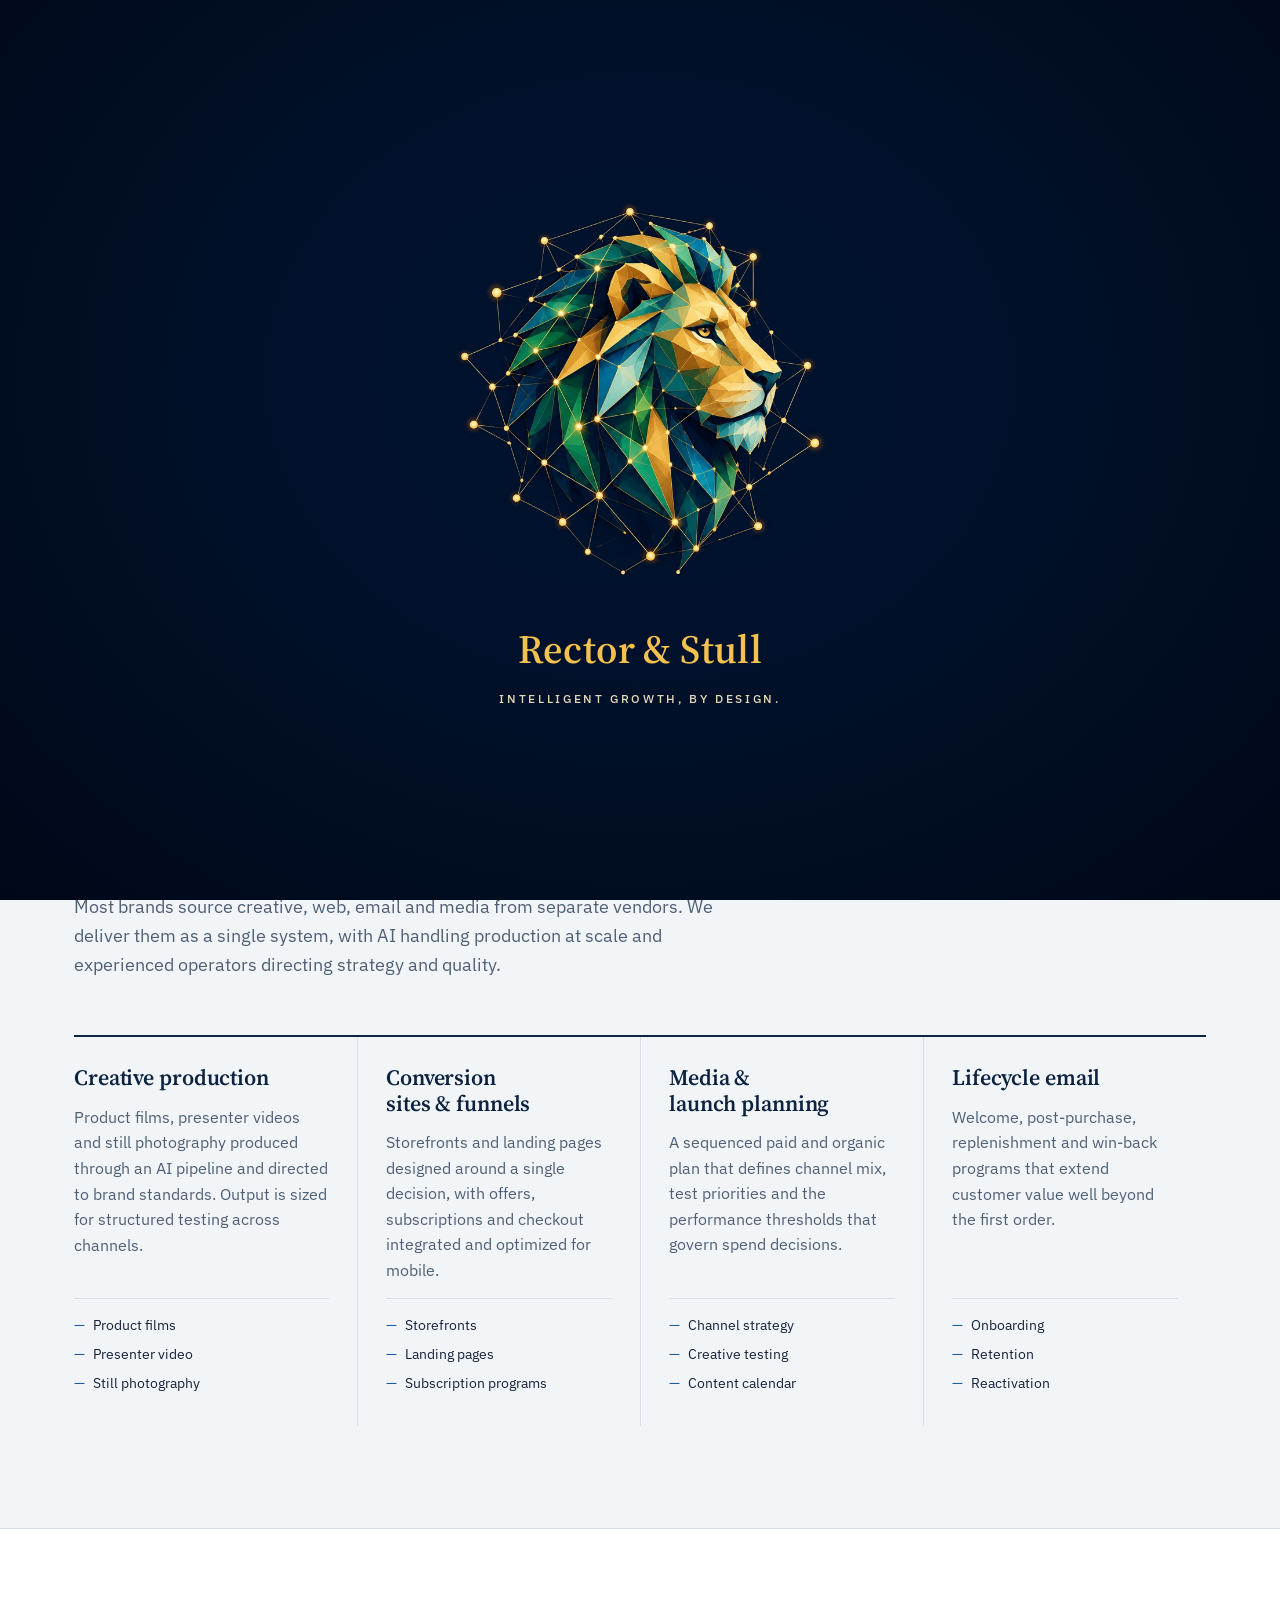
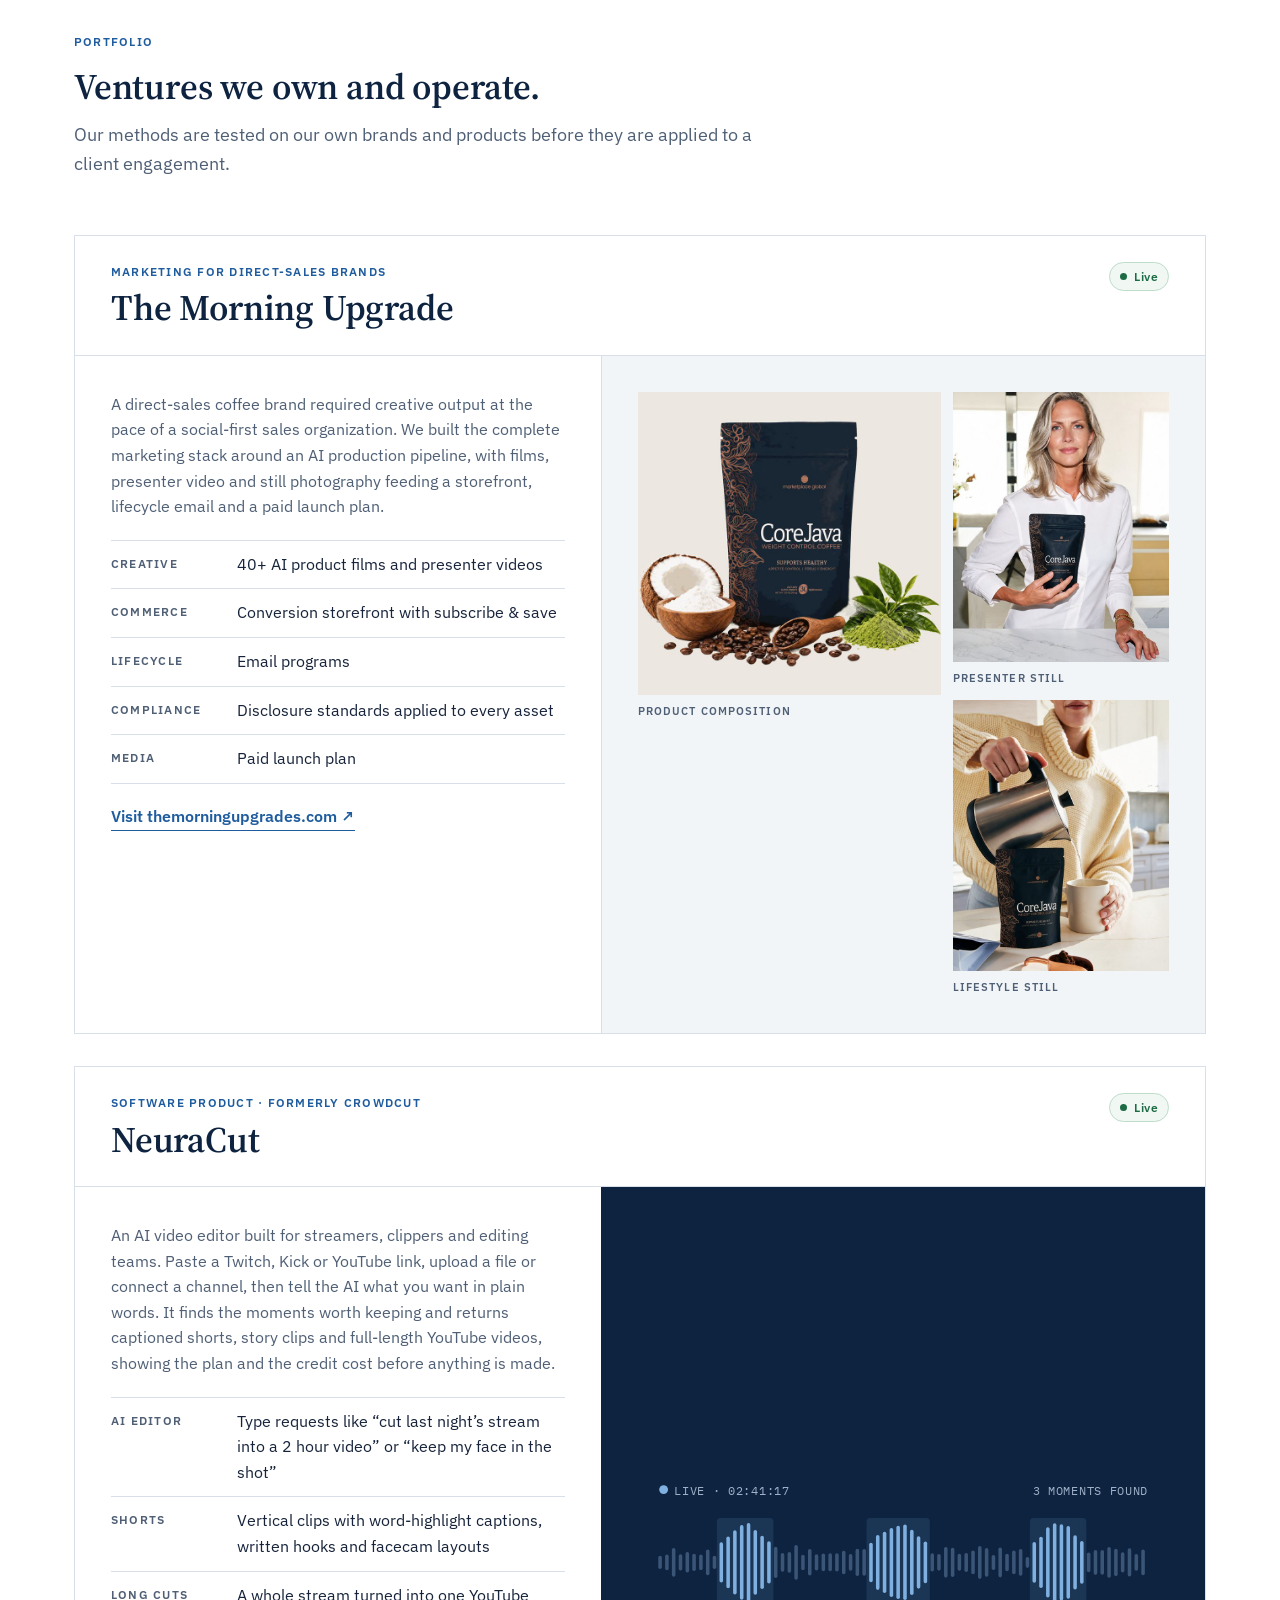
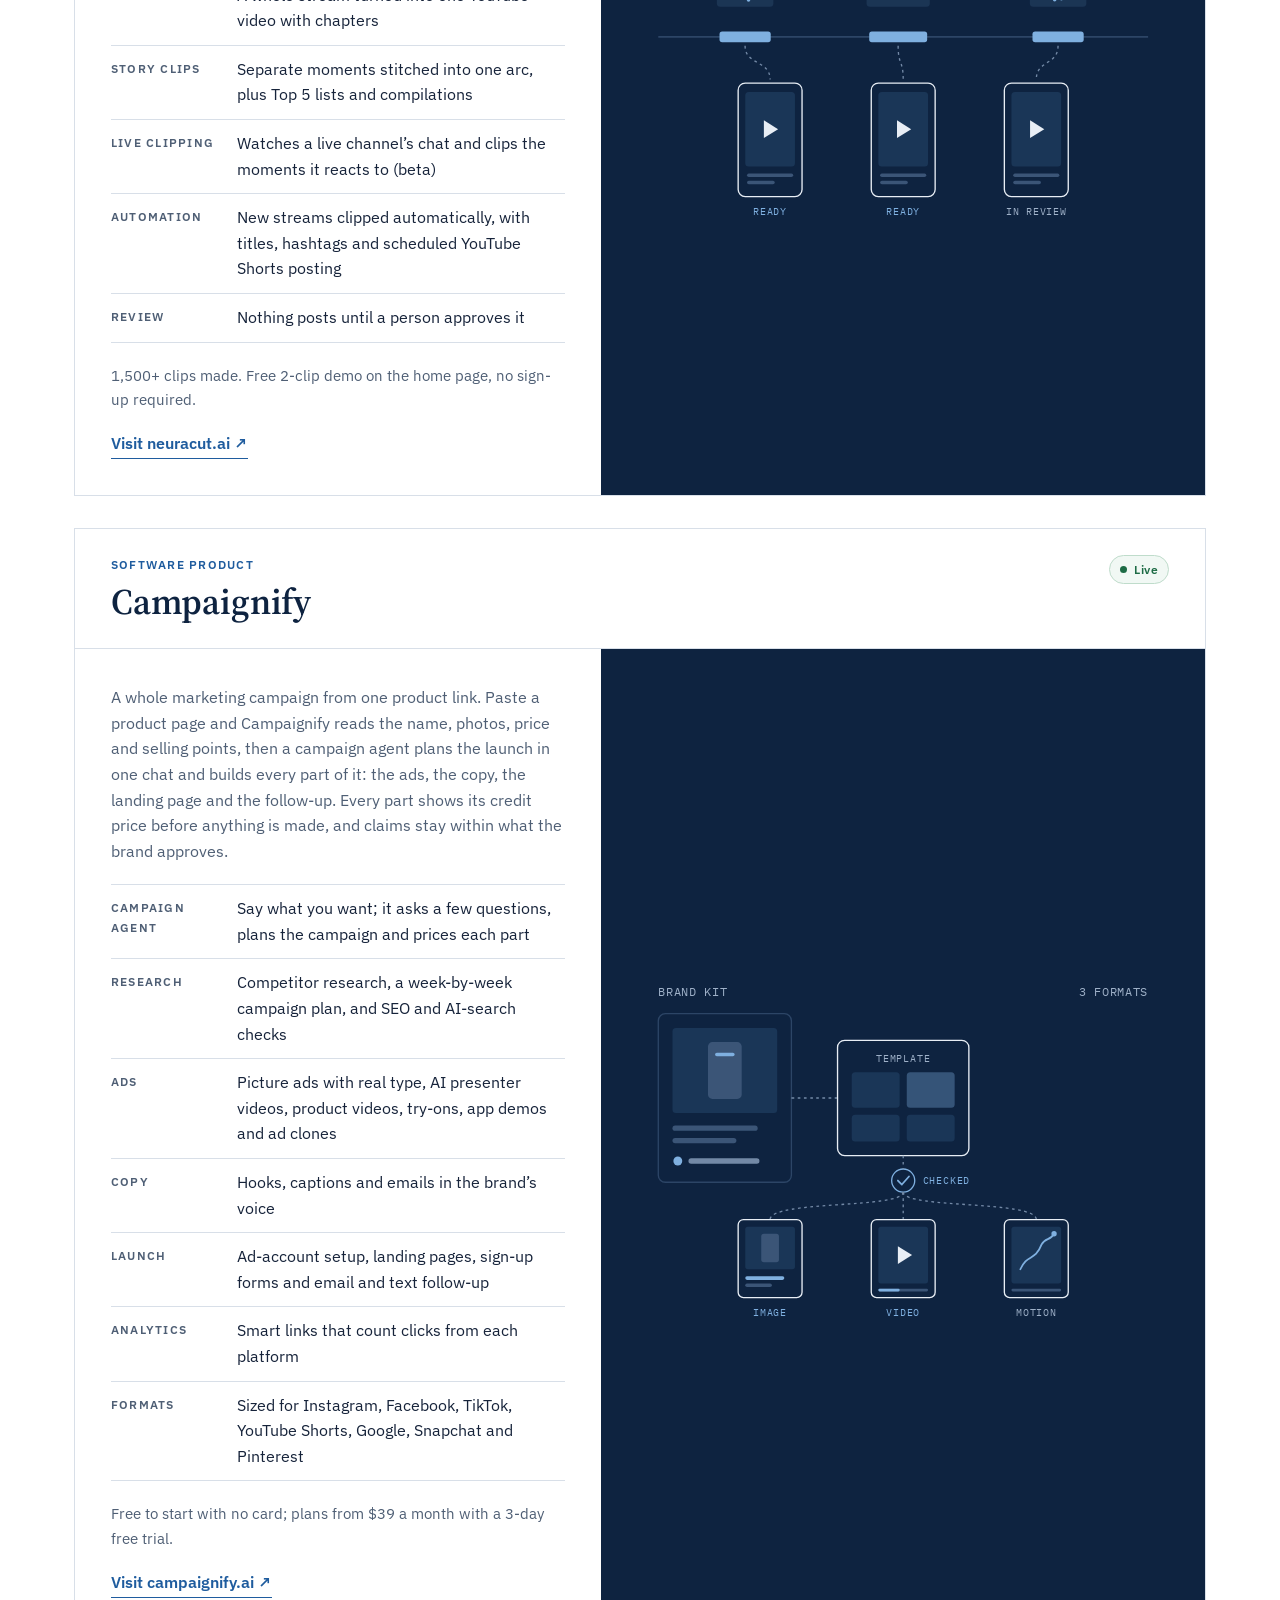
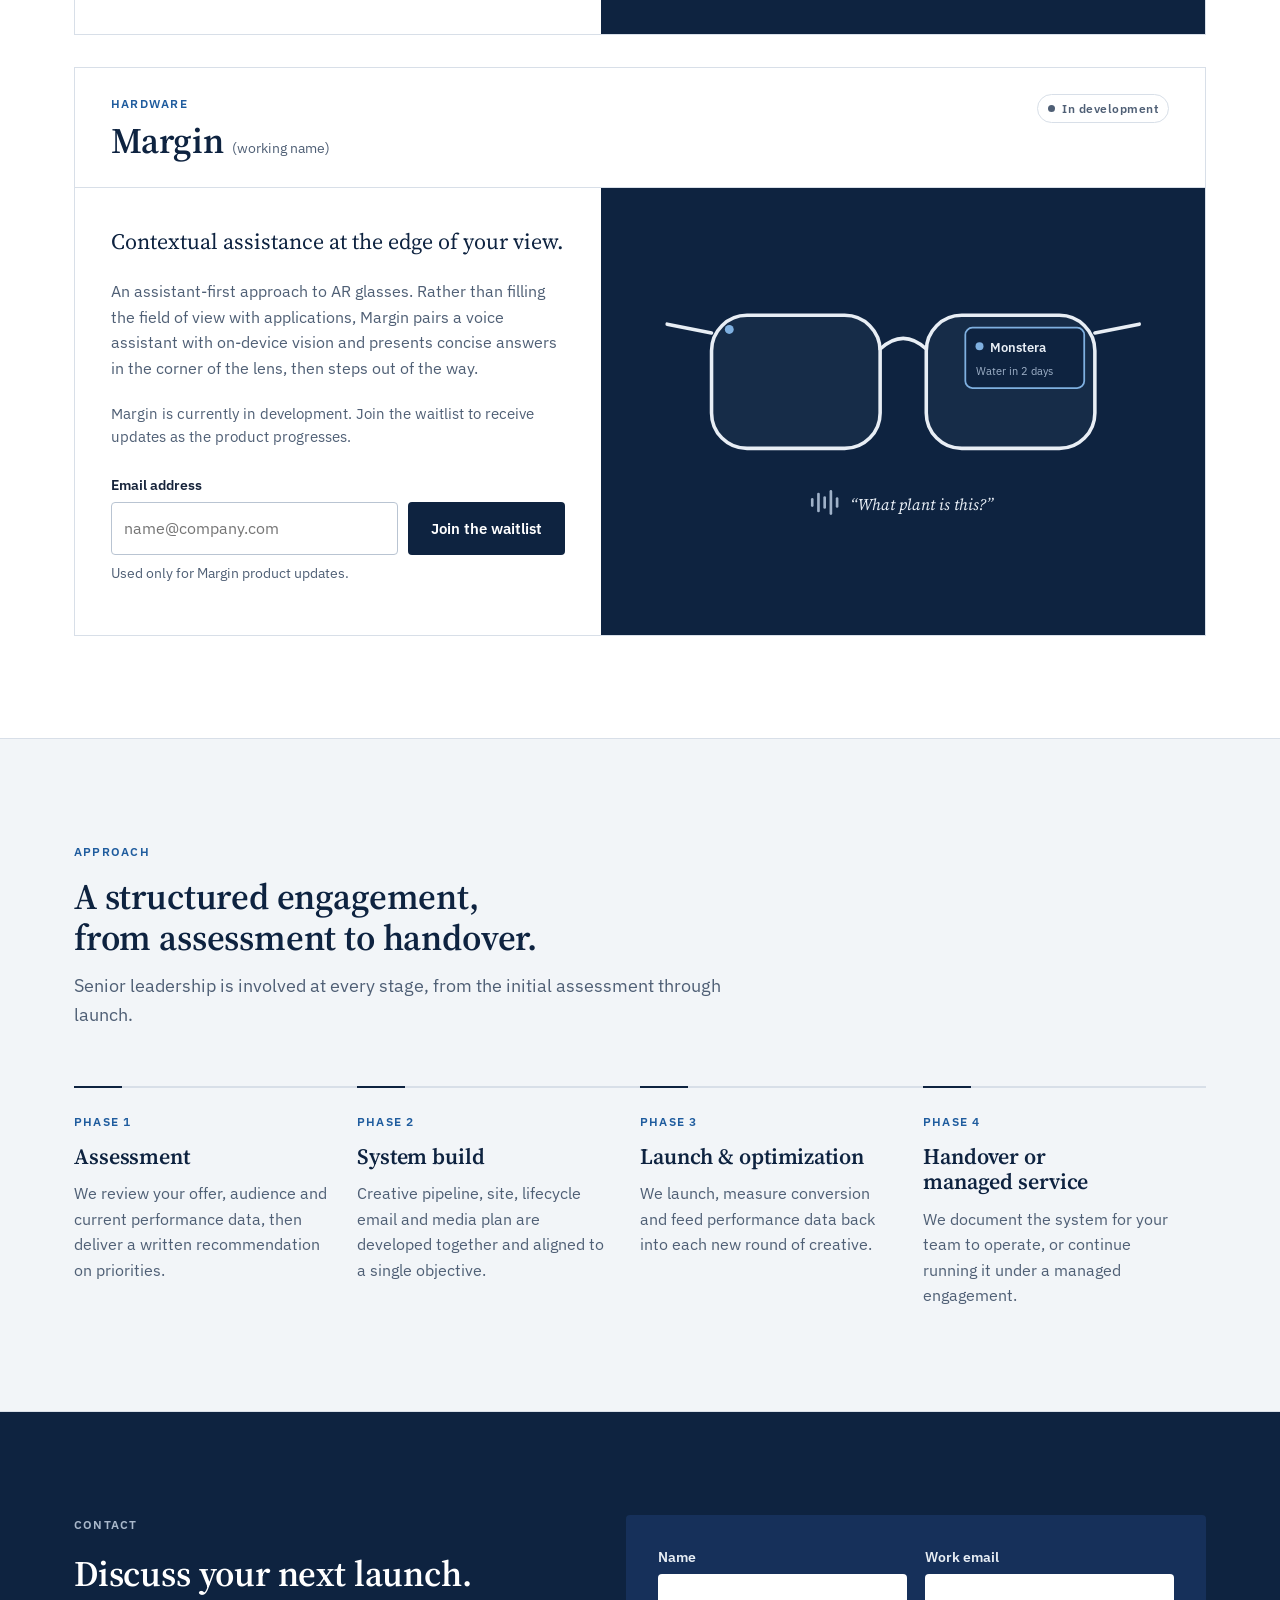
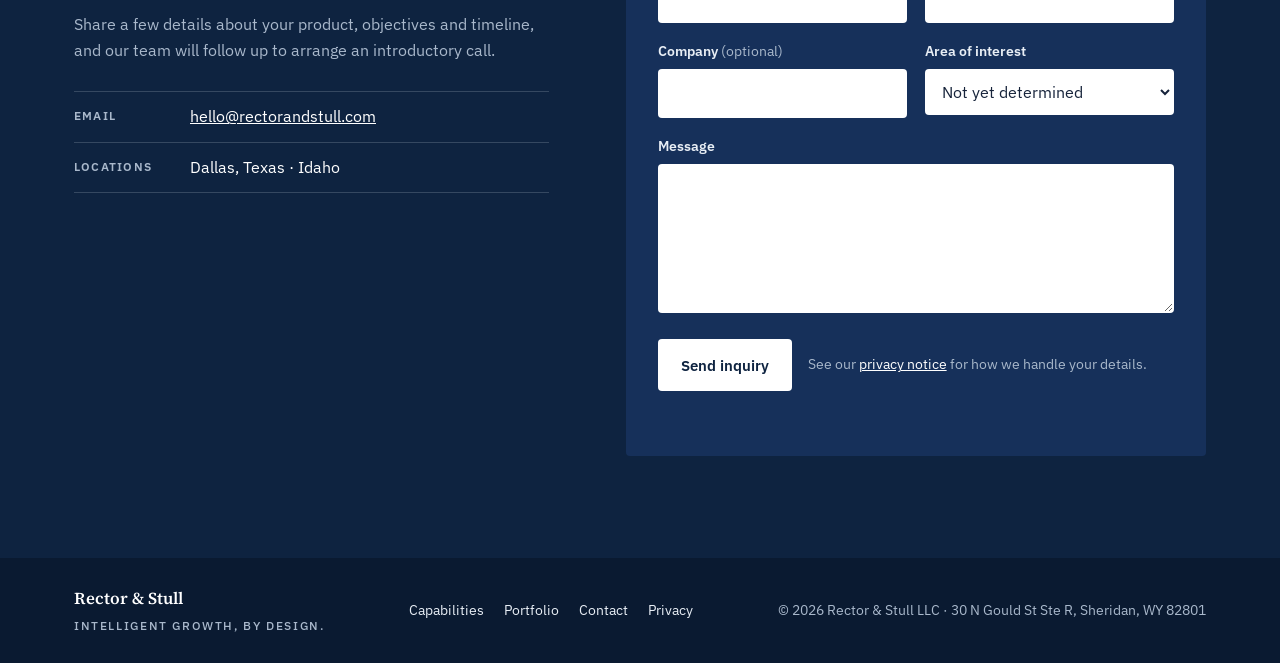
<file: index.html>
<!doctype html>
<html lang="en">
<head>
  <meta charset="utf-8">
  <meta name="viewport" content="width=device-width, initial-scale=1, viewport-fit=cover">
  <title>Rector &amp; Stull</title>
  <meta name="claude:viewport-fit-sides" content="cover">
  <meta name="description" content="Rector & Stull builds AI-driven marketing systems and products: creative production, conversion sites, email and paid media, run as one integrated program.">
  <meta name="theme-color" content="#0E2340">
  <link rel="canonical" href="https://rectorandstull.com/">
  <meta property="og:url" content="https://rectorandstull.com/">
  <meta property="og:image" content="https://rectorandstull.com/img/og.jpg">
  <meta property="og:image:width" content="1200">
  <meta property="og:image:height" content="630">
  <meta property="og:image:alt" content="Rector & Stull lion emblem">
  <meta name="twitter:image" content="https://rectorandstull.com/img/og.jpg">
  <meta name="twitter:card" content="summary_large_image">
  <meta property="og:title" content="Rector & Stull">
  <meta property="og:description" content="AI-driven marketing systems and products, proven on ventures we own and operate.">
  <meta property="og:type" content="website">
  <link rel="icon" type="image/png" href="img/favicon-64.png">
  <link rel="apple-touch-icon" href="img/apple-touch-icon.png">
  <link rel="preconnect" href="https://fonts.googleapis.com">
  <link rel="preconnect" href="https://fonts.gstatic.com" crossorigin>
  <link rel="stylesheet" href="https://fonts.googleapis.com/css2?family=IBM+Plex+Mono:wght@400;500&family=IBM+Plex+Sans:wght@400;500;600&family=Source+Serif+4:opsz,wght@8..60,500;8..60,600&display=swap">
  <link rel="stylesheet" href="assets/site.css">
  <script>
    (function () {
      var d = document.documentElement; d.classList.add('js');
      var seen = false; try { seen = sessionStorage.getItem('rs_intro') === '1'; } catch (e) {}
      var still = window.matchMedia && window.matchMedia('(prefers-reduced-motion: reduce)').matches;
      if (!seen && !still) d.classList.add('intro-on');
    })();
  </script>
</head>
<body>
  <div class="intro" id="intro" aria-hidden="true">
    <svg class="intro-lion" viewBox="0 0 690 690" aria-hidden="true"><defs><pattern id="rs-lion-tex" patternUnits="userSpaceOnUse" x="0" y="0" width="690" height="690"><image href="img/lion-3d.webp" x="0" y="0" width="690" height="690"/></pattern></defs><g class="intro-facets"><polygon points="42,284 0,207 106,256" style="--t:2649ms"/><polygon points="0,138 98,174 0,207" style="--t:2641ms"/><polygon points="0,207 98,174 106,256" style="--t:2378ms"/><polygon points="0,276 42,284 0,345" style="--t:2652ms"/><polygon points="42,284 0,276 0,207" style="--t:2595ms"/><polygon points="0,69 98,174 0,138" style="--t:2256ms"/><polygon points="540,112 507,133 456,80" style="--t:3147ms"/><polygon points="465,59 540,112 456,80" style="--t:3044ms"/><polygon points="429,58 465,59 456,80" style="--t:3025ms"/><polygon points="552,0 465,59 483,0" style="--t:3114ms"/><polygon points="465,59 414,0 483,0" style="--t:3076ms"/><polygon points="465,59 429,58 414,0" style="--t:3069ms"/><polygon points="208,210 204,136 265,162" style="--t:2472ms"/><polygon points="69,690 131,529 138,690" style="--t:2729ms"/><polygon points="42,284 90,336 0,345" style="--t:2641ms"/><polygon points="131,529 0,621 0,552" style="--t:3021ms"/><polygon points="0,621 131,529 69,690" style="--t:2787ms"/><polygon points="200,329 248,368 206,375" style="--t:1715ms"/><polygon points="211,570 131,529 193,517" style="--t:2711ms"/><polygon points="211,570 207,690 138,690" style="--t:2928ms"/><polygon points="131,529 211,570 138,690" style="--t:2715ms"/><polygon points="548,577 564,505 690,552" style="--t:3028ms"/><polygon points="690,621 548,577 690,552" style="--t:3018ms"/><polygon points="0,69 69,0 98,174" style="--t:2704ms"/><polygon points="401,95 429,58 456,80" style="--t:3097ms"/><polygon points="465,59 563,98 540,112" style="--t:3134ms"/><polygon points="563,98 465,59 552,0" style="--t:3145ms"/><polygon points="165,275 240,256 200,329" style="--t:1911ms"/><polygon points="240,256 165,275 208,210" style="--t:1986ms"/><polygon points="208,210 157,187 204,136" style="--t:2481ms"/><polygon points="0,483 131,529 0,552" style="--t:2895ms"/><polygon points="131,529 0,483 96,428" style="--t:3004ms"/><polygon points="143,473 131,529 96,428" style="--t:2845ms"/><polygon points="58,401 0,414 0,345" style="--t:3025ms"/><polygon points="90,336 58,401 0,345" style="--t:2901ms"/><polygon points="58,401 0,483 0,414" style="--t:2955ms"/><polygon points="0,483 58,401 96,428" style="--t:2923ms"/><polygon points="116,313 42,284 106,256" style="--t:2630ms"/><polygon points="116,313 90,336 42,284" style="--t:2625ms"/><polygon points="114,406 143,473 96,428" style="--t:2953ms"/><polygon points="143,473 114,406 165,414" style="--t:2923ms"/><polygon points="58,401 114,406 96,428" style="--t:2951ms"/><polygon points="114,406 58,401 90,336" style="--t:2930ms"/><polygon points="263,563 211,570 193,517" style="--t:2794ms"/><polygon points="275,524 258,456 328,466" style="--t:2283ms"/><polygon points="263,563 275,524 298,560" style="--t:2728ms"/><polygon points="275,524 263,563 193,517" style="--t:2693ms"/><polygon points="180,468 143,473 165,414" style="--t:2797ms"/><polygon points="205,424 165,414 206,375" style="--t:2151ms"/><polygon points="205,424 180,468 165,414" style="--t:2806ms"/><polygon points="276,690 313,657 345,690" style="--t:2919ms"/><polygon points="414,690 411,658 483,690" style="--t:2695ms"/><polygon points="411,658 442,615 483,690" style="--t:2757ms"/><polygon points="411,658 414,690 345,690" style="--t:2806ms"/><polygon points="442,615 476,610 483,690" style="--t:2750ms"/><polygon points="552,690 476,610 548,577" style="--t:3024ms"/><polygon points="464,562 476,610 442,615" style="--t:2454ms"/><polygon points="592,396 587,349 690,345" style="--t:3396ms"/><polygon points="633,300 690,276 690,345" style="--t:3399ms"/><polygon points="587,349 633,300 690,345" style="--t:3355ms"/><polygon points="633,300 690,207 690,276" style="--t:3072ms"/><polygon points="633,300 572,242 690,207" style="--t:3007ms"/><polygon points="621,690 552,690 548,577" style="--t:2903ms"/><polygon points="690,621 621,690 548,577" style="--t:3008ms"/><polygon points="327,34 276,0 345,0" style="--t:3047ms"/><polygon points="344,128 347,72 374,94" style="--t:3345ms"/><polygon points="507,133 464,118 456,80" style="--t:2981ms"/><polygon points="477,169 464,118 507,133" style="--t:3069ms"/><polygon points="464,118 401,95 456,80" style="--t:3172ms"/><polygon points="207,0 179,84 138,0" style="--t:2776ms"/><polygon points="216,94 179,84 207,0" style="--t:2787ms"/><polygon points="179,84 69,0 138,0" style="--t:2658ms"/><polygon points="69,0 179,84 98,174" style="--t:2659ms"/><polygon points="179,84 216,94 204,136" style="--t:2669ms"/><polygon points="179,84 157,187 98,174" style="--t:2438ms"/><polygon points="157,187 179,84 204,136" style="--t:2651ms"/><polygon points="476,314 457,348 428,318" style="--t:2255ms"/><polygon points="416,376 457,348 445,374" style="--t:1851ms"/><polygon points="457,348 416,376 428,318" style="--t:2380ms"/><polygon points="336,381 309,365 339,331" style="--t:1135ms"/><polygon points="309,365 308,302 339,331" style="--t:1177ms"/><polygon points="248,368 309,365 271,392" style="--t:1726ms"/><polygon points="301,412 336,381 364,402" style="--t:1679ms"/><polygon points="258,456 301,412 328,466" style="--t:2016ms"/><polygon points="301,412 258,456 271,392" style="--t:1948ms"/><polygon points="309,365 301,412 271,392" style="--t:1739ms"/><polygon points="301,412 309,365 336,381" style="--t:1492ms"/><polygon points="416,376 364,352 428,318" style="--t:1893ms"/><polygon points="364,352 336,381 339,331" style="--t:1113ms"/><polygon points="336,381 364,352 364,402" style="--t:1609ms"/><polygon points="364,352 416,376 364,402" style="--t:1612ms"/><polygon points="529,310 476,314 513,270" style="--t:2722ms"/><polygon points="690,207 539,194 690,138" style="--t:3058ms"/><polygon points="572,242 539,194 690,207" style="--t:2724ms"/><polygon points="539,194 563,98 690,138" style="--t:3138ms"/><polygon points="563,98 539,194 540,112" style="--t:3007ms"/><polygon points="539,194 507,133 540,112" style="--t:3006ms"/><polygon points="539,194 477,169 507,133" style="--t:2948ms"/><polygon points="539,194 507,210 477,169" style="--t:3077ms"/><polygon points="271,133 321,170 265,162" style="--t:3301ms"/><polygon points="321,170 344,128 353,160" style="--t:3316ms"/><polygon points="321,170 271,133 344,128" style="--t:3353ms"/><polygon points="240,256 254,317 200,329" style="--t:1617ms"/><polygon points="254,317 248,368 200,329" style="--t:1730ms"/><polygon points="309,365 254,317 308,302" style="--t:1162ms"/><polygon points="254,317 309,365 248,368" style="--t:1560ms"/><polygon points="240,256 262,196 304,225" style="--t:1831ms"/><polygon points="321,170 262,196 265,162" style="--t:2122ms"/><polygon points="262,196 321,170 304,225" style="--t:1762ms"/><polygon points="262,196 208,210 265,162" style="--t:2071ms"/><polygon points="262,196 240,256 208,210" style="--t:1729ms"/><polygon points="165,275 128,249 208,210" style="--t:2144ms"/><polygon points="128,249 157,187 208,210" style="--t:2255ms"/><polygon points="128,249 116,313 106,256" style="--t:2418ms"/><polygon points="116,313 128,249 165,275" style="--t:2328ms"/><polygon points="98,174 128,249 106,256" style="--t:2360ms"/><polygon points="157,187 128,249 98,174" style="--t:2242ms"/><polygon points="131,529 153,508 193,517" style="--t:2705ms"/><polygon points="143,473 153,508 131,529" style="--t:2808ms"/><polygon points="153,508 180,468 193,517" style="--t:2723ms"/><polygon points="180,468 153,508 143,473" style="--t:2781ms"/><polygon points="165,316 165,275 200,329" style="--t:2358ms"/><polygon points="165,316 116,313 165,275" style="--t:2369ms"/><polygon points="297,614 263,563 298,560" style="--t:2762ms"/><polygon points="218,481 275,524 193,517" style="--t:2759ms"/><polygon points="275,524 218,481 258,456" style="--t:2215ms"/><polygon points="180,468 218,481 193,517" style="--t:2754ms"/><polygon points="218,481 205,424 258,456" style="--t:2146ms"/><polygon points="205,424 218,481 180,468" style="--t:2106ms"/><polygon points="248,368 239,406 206,375" style="--t:1809ms"/><polygon points="239,406 205,424 206,375" style="--t:1735ms"/><polygon points="239,406 248,368 271,392" style="--t:1783ms"/><polygon points="258,456 239,406 271,392" style="--t:1909ms"/><polygon points="205,424 239,406 258,456" style="--t:2142ms"/><polygon points="313,657 363,628 345,690" style="--t:2850ms"/><polygon points="363,628 411,658 345,690" style="--t:2920ms"/><polygon points="297,614 363,628 313,657" style="--t:2831ms"/><polygon points="476,610 522,556 548,577" style="--t:3000ms"/><polygon points="522,556 476,610 464,562" style="--t:2498ms"/><polygon points="522,556 564,505 548,577" style="--t:3014ms"/><polygon points="534,510 522,556 505,520" style="--t:2591ms"/><polygon points="522,556 534,510 564,505" style="--t:3055ms"/><polygon points="416,376 391,416 364,402" style="--t:1574ms"/><polygon points="474,533 458,461 505,520" style="--t:2346ms"/><polygon points="522,556 474,533 505,520" style="--t:2580ms"/><polygon points="474,533 522,556 464,562" style="--t:2645ms"/><polygon points="672,428 646,434 690,345" style="--t:3393ms"/><polygon points="646,434 592,396 690,345" style="--t:3333ms"/><polygon points="690,483 646,434 672,428" style="--t:3300ms"/><polygon points="457,348 506,363 445,374" style="--t:2303ms"/><polygon points="506,363 529,310 587,349" style="--t:3360ms"/><polygon points="506,363 457,348 476,314" style="--t:2495ms"/><polygon points="529,310 506,363 476,314" style="--t:2519ms"/><polygon points="273,43 216,94 207,0" style="--t:2676ms"/><polygon points="216,94 273,43 277,79" style="--t:2658ms"/><polygon points="273,43 276,0 327,34" style="--t:2962ms"/><polygon points="301,80 347,72 344,128" style="--t:3217ms"/><polygon points="301,80 271,133 277,79" style="--t:2573ms"/><polygon points="271,133 301,80 344,128" style="--t:3349ms"/><polygon points="347,72 301,80 327,34" style="--t:2941ms"/><polygon points="273,43 301,80 277,79" style="--t:2960ms"/><polygon points="301,80 273,43 327,34" style="--t:3064ms"/><polygon points="362,54 327,34 345,0" style="--t:3027ms"/><polygon points="362,54 347,72 327,34" style="--t:3106ms"/><polygon points="414,0 362,54 345,0" style="--t:2978ms"/><polygon points="429,58 362,54 414,0" style="--t:3156ms"/><polygon points="347,72 362,54 374,94" style="--t:3052ms"/><polygon points="362,54 401,95 374,94" style="--t:3043ms"/><polygon points="401,95 362,54 429,58" style="--t:3133ms"/><polygon points="236,113 216,94 277,79" style="--t:2676ms"/><polygon points="271,133 236,113 277,79" style="--t:2671ms"/><polygon points="216,94 236,113 204,136" style="--t:2753ms"/><polygon points="204,136 236,113 265,162" style="--t:2526ms"/><polygon points="236,113 271,133 265,162" style="--t:2538ms"/><polygon points="507,210 527,244 513,270" style="--t:2760ms"/><polygon points="527,244 539,194 572,242" style="--t:2695ms"/><polygon points="539,194 527,244 507,210" style="--t:2807ms"/><polygon points="464,118 405,154 401,95" style="--t:3078ms"/><polygon points="401,95 405,154 374,94" style="--t:3250ms"/><polygon points="405,154 344,128 374,94" style="--t:3280ms"/><polygon points="344,128 405,154 353,160" style="--t:3205ms"/><polygon points="507,210 481,196 477,169" style="--t:2942ms"/><polygon points="446,253 476,314 428,318" style="--t:2273ms"/><polygon points="476,314 446,253 513,270" style="--t:2515ms"/><polygon points="446,253 507,210 513,270" style="--t:2540ms"/><polygon points="446,253 481,196 507,210" style="--t:2573ms"/><polygon points="481,196 446,253 424,230" style="--t:2528ms"/><polygon points="633,300 574,298 572,242" style="--t:3121ms"/><polygon points="574,298 529,310 513,270" style="--t:3073ms"/><polygon points="574,298 633,300 587,349" style="--t:3401ms"/><polygon points="529,310 574,298 587,349" style="--t:3377ms"/><polygon points="527,244 574,298 513,270" style="--t:2684ms"/><polygon points="574,298 527,244 572,242" style="--t:2681ms"/><polygon points="254,317 272,286 308,302" style="--t:1352ms"/><polygon points="272,286 254,317 240,256" style="--t:1361ms"/><polygon points="165,316 160,363 116,313" style="--t:2576ms"/><polygon points="116,313 160,363 90,336" style="--t:2830ms"/><polygon points="160,363 114,406 90,336" style="--t:2757ms"/><polygon points="114,406 160,363 165,414" style="--t:2846ms"/><polygon points="165,414 160,363 206,375" style="--t:2827ms"/><polygon points="160,363 200,329 206,375" style="--t:1899ms"/><polygon points="160,363 165,316 200,329" style="--t:2315ms"/><polygon points="263,563 254,621 211,570" style="--t:2701ms"/><polygon points="297,614 254,621 263,563" style="--t:2835ms"/><polygon points="211,570 254,621 207,690" style="--t:2893ms"/><polygon points="254,621 276,690 207,690" style="--t:2807ms"/><polygon points="276,690 254,621 313,657" style="--t:2851ms"/><polygon points="254,621 297,614 313,657" style="--t:2877ms"/><polygon points="411,658 414,624 442,615" style="--t:2751ms"/><polygon points="363,628 414,624 411,658" style="--t:2618ms"/><polygon points="360,567 297,614 298,560" style="--t:2612ms"/><polygon points="360,567 363,628 297,614" style="--t:2811ms"/><polygon points="458,461 527,462 505,520" style="--t:2527ms"/><polygon points="527,462 534,510 505,520" style="--t:2518ms"/><polygon points="534,510 527,462 564,505" style="--t:2504ms"/><polygon points="397,471 391,416 458,461" style="--t:1944ms"/><polygon points="646,434 578,468 592,396" style="--t:3319ms"/><polygon points="527,462 578,468 564,505" style="--t:3360ms"/><polygon points="578,468 690,483 564,505" style="--t:3387ms"/><polygon points="578,468 646,434 690,483" style="--t:3341ms"/><polygon points="481,196 446,159 477,169" style="--t:2965ms"/><polygon points="446,159 464,118 477,169" style="--t:2954ms"/><polygon points="446,159 405,154 464,118" style="--t:3056ms"/><polygon points="366,246 383,205 424,230" style="--t:2117ms"/><polygon points="405,154 383,205 353,160" style="--t:3277ms"/><polygon points="383,205 321,170 353,160" style="--t:3339ms"/><polygon points="322,240 383,205 366,246" style="--t:2018ms"/><polygon points="321,170 322,240 304,225" style="--t:1755ms"/><polygon points="383,205 322,240 321,170" style="--t:1875ms"/><polygon points="308,302 360,301 339,331" style="--t:1241ms"/><polygon points="322,240 360,301 308,302" style="--t:1645ms"/><polygon points="360,301 322,240 366,246" style="--t:1961ms"/><polygon points="360,301 364,352 339,331" style="--t:1186ms"/><polygon points="364,352 360,301 428,318" style="--t:1861ms"/><polygon points="286,274 240,256 304,225" style="--t:1370ms"/><polygon points="286,274 272,286 240,256" style="--t:1439ms"/><polygon points="322,240 286,274 304,225" style="--t:1666ms"/><polygon points="272,286 286,274 308,302" style="--t:1313ms"/><polygon points="286,274 322,240 308,302" style="--t:1720ms"/><polygon points="325,533 360,567 298,560" style="--t:2545ms"/><polygon points="325,533 275,524 328,466" style="--t:2240ms"/><polygon points="275,524 325,533 298,560" style="--t:2742ms"/><polygon points="405,571 414,624 363,628" style="--t:2618ms"/><polygon points="360,567 405,571 363,628" style="--t:2684ms"/><polygon points="414,624 405,571 442,615" style="--t:2756ms"/><polygon points="405,571 464,562 442,615" style="--t:2457ms"/><polygon points="464,424 527,462 458,461" style="--t:2613ms"/><polygon points="506,363 464,424 445,374" style="--t:2023ms"/><polygon points="391,416 464,424 458,461" style="--t:1932ms"/><polygon points="464,424 416,376 445,374" style="--t:1944ms"/><polygon points="464,424 391,416 416,376" style="--t:1897ms"/><polygon points="592,396 557,414 587,349" style="--t:3341ms"/><polygon points="578,468 557,414 592,396" style="--t:3308ms"/><polygon points="557,414 578,468 527,462" style="--t:3284ms"/><polygon points="354,442 397,471 328,466" style="--t:2023ms"/><polygon points="397,471 354,442 391,416" style="--t:1817ms"/><polygon points="391,416 354,442 364,402" style="--t:1680ms"/><polygon points="301,412 354,442 328,466" style="--t:1933ms"/><polygon points="354,442 301,412 364,402" style="--t:1954ms"/><polygon points="474,533 437,491 458,461" style="--t:2358ms"/><polygon points="437,491 397,471 458,461" style="--t:2007ms"/><polygon points="446,159 410,205 405,154" style="--t:2532ms"/><polygon points="383,205 410,205 424,230" style="--t:2214ms"/><polygon points="410,205 383,205 405,154" style="--t:2547ms"/><polygon points="410,205 481,196 424,230" style="--t:2439ms"/><polygon points="410,205 446,159 481,196" style="--t:2510ms"/><polygon points="360,301 408,264 428,318" style="--t:2251ms"/><polygon points="408,264 360,301 366,246" style="--t:2176ms"/><polygon points="408,264 446,253 428,318" style="--t:2249ms"/><polygon points="408,264 366,246 424,230" style="--t:2176ms"/><polygon points="446,253 408,264 424,230" style="--t:2318ms"/><polygon points="378,530 405,571 360,567" style="--t:2583ms"/><polygon points="325,533 378,530 360,567" style="--t:2265ms"/><polygon points="397,471 378,530 328,466" style="--t:2001ms"/><polygon points="378,530 325,533 328,466" style="--t:1964ms"/><polygon points="464,424 524,401 527,462" style="--t:2557ms"/><polygon points="524,401 557,414 527,462" style="--t:3301ms"/><polygon points="524,401 464,424 506,363" style="--t:3328ms"/><polygon points="524,401 506,363 587,349" style="--t:3419ms"/><polygon points="557,414 524,401 587,349" style="--t:3439ms"/><polygon points="415,521 474,533 464,562" style="--t:2217ms"/><polygon points="415,521 437,491 474,533" style="--t:2297ms"/><polygon points="405,571 415,521 464,562" style="--t:2297ms"/><polygon points="378,530 415,521 405,571" style="--t:2146ms"/><polygon points="437,491 415,521 397,471" style="--t:2201ms"/><polygon points="415,521 378,530 397,471" style="--t:2223ms"/></g><image class="intro-color" href="img/lion-3d.webp" x="0" y="0" width="690" height="690"/><g class="intro-net"><line class="edge" x1="339" y1="331" x2="308" y2="302" style="--len:42.4;--t:650ms;--dur:141ms"/><line class="edge" x1="339" y1="331" x2="336" y2="381" style="--len:50.1;--t:770ms;--dur:167ms"/><line class="edge" x1="308" y1="302" x2="272" y2="286" style="--len:39.4;--t:851ms;--dur:131ms"/><line class="edge" x1="308" y1="302" x2="286" y2="274" style="--len:35.6;--t:971ms;--dur:119ms"/><line class="edge" x1="286" y1="274" x2="240" y2="256" style="--len:49.4;--t:1269ms;--dur:165ms"/><line class="edge" x1="272" y1="286" x2="240" y2="256" style="--len:43.9;--t:1043ms;--dur:146ms"/><line class="edge" x1="336" y1="381" x2="354" y2="442" style="--len:63.6;--t:997ms;--dur:212ms"/><line class="edge" x1="286" y1="274" x2="304" y2="225" style="--len:52.2;--t:1150ms;--dur:174ms"/><line class="edge" x1="272" y1="286" x2="304" y2="225" style="--len:68.9;--t:1404ms;--dur:230ms"/><line class="edge" x1="272" y1="286" x2="271" y2="392" style="--len:106.0;--t:1417ms;--dur:353ms"/><line class="edge" x1="336" y1="381" x2="271" y2="392" style="--len:65.9;--t:1117ms;--dur:220ms"/><line class="edge" x1="354" y1="442" x2="271" y2="392" style="--len:96.9;--t:1417ms;--dur:323ms"/><line class="edge" x1="354" y1="442" x2="391" y2="416" style="--len:45.2;--t:1269ms;--dur:151ms"/><line class="edge" x1="286" y1="274" x2="322" y2="240" style="--len:49.5;--t:1270ms;--dur:165ms"/><line class="edge" x1="304" y1="225" x2="322" y2="240" style="--len:23.4;--t:1515ms;--dur:78ms"/><line class="edge" x1="240" y1="256" x2="208" y2="210" style="--len:56.0;--t:1249ms;--dur:187ms"/><line class="edge" x1="272" y1="286" x2="200" y2="329" style="--len:83.9;--t:1163ms;--dur:280ms"/><line class="edge" x1="240" y1="256" x2="200" y2="329" style="--len:83.2;--t:1522ms;--dur:277ms"/><line class="edge" x1="322" y1="240" x2="200" y2="329" style="--len:151.0;--t:1522ms;--dur:503ms"/><line class="edge" x1="200" y1="329" x2="239" y2="406" style="--len:86.3;--t:1593ms;--dur:288ms"/><line class="edge" x1="272" y1="286" x2="239" y2="406" style="--len:124.5;--t:1593ms;--dur:415ms"/><line class="edge" x1="271" y1="392" x2="239" y2="406" style="--len:34.9;--t:1397ms;--dur:116ms"/><line class="edge" x1="354" y1="442" x2="397" y2="471" style="--len:51.9;--t:1389ms;--dur:173ms"/><line class="edge" x1="391" y1="416" x2="397" y2="471" style="--len:55.3;--t:1642ms;--dur:184ms"/><line class="edge" x1="240" y1="256" x2="262" y2="196" style="--len:63.9;--t:1369ms;--dur:213ms"/><line class="edge" x1="208" y1="210" x2="157" y2="187" style="--len:55.9;--t:1496ms;--dur:186ms"/><line class="edge" x1="391" y1="416" x2="445" y2="374" style="--len:68.4;--t:1480ms;--dur:228ms"/><line class="edge" x1="322" y1="240" x2="383" y2="205" style="--len:70.3;--t:1495ms;--dur:234ms"/><line class="edge" x1="304" y1="225" x2="383" y2="205" style="--len:81.5;--t:1810ms;--dur:272ms"/><line class="edge" x1="271" y1="392" x2="328" y2="466" style="--len:93.4;--t:1827ms;--dur:311ms"/><line class="edge" x1="354" y1="442" x2="328" y2="466" style="--len:35.4;--t:1629ms;--dur:118ms"/><line class="edge" x1="200" y1="329" x2="165" y2="275" style="--len:64.4;--t:1827ms;--dur:215ms"/><line class="edge" x1="240" y1="256" x2="165" y2="275" style="--len:77.4;--t:1489ms;--dur:258ms"/><line class="edge" x1="208" y1="210" x2="165" y2="275" style="--len:77.9;--t:1827ms;--dur:260ms"/><line class="edge" x1="322" y1="240" x2="366" y2="246" style="--len:44.4;--t:1615ms;--dur:148ms"/><line class="edge" x1="397" y1="471" x2="437" y2="491" style="--len:44.7;--t:1622ms;--dur:149ms"/><line class="edge" x1="262" y1="196" x2="271" y2="133" style="--len:63.6;--t:1642ms;--dur:212ms"/><line class="edge" x1="208" y1="210" x2="271" y2="133" style="--len:99.5;--t:1934ms;--dur:332ms"/><line class="edge" x1="239" y1="406" x2="180" y2="468" style="--len:85.6;--t:1573ms;--dur:285ms"/><line class="edge" x1="157" y1="187" x2="98" y2="174" style="--len:60.4;--t:1742ms;--dur:201ms"/><line class="edge" x1="383" y1="205" x2="424" y2="230" style="--len:48.0;--t:1790ms;--dur:160ms"/><line class="edge" x1="165" y1="275" x2="128" y2="249" style="--len:45.2;--t:1807ms;--dur:151ms"/><line class="edge" x1="354" y1="442" x2="405" y2="571" style="--len:138.7;--t:1509ms;--dur:462ms"/><line class="edge" x1="328" y1="466" x2="405" y2="571" style="--len:130.2;--t:2051ms;--dur:434ms"/><line class="edge" x1="397" y1="471" x2="405" y2="571" style="--len:100.3;--t:2051ms;--dur:334ms"/><line class="edge" x1="437" y1="491" x2="474" y2="533" style="--len:56.0;--t:1831ms;--dur:187ms"/><line class="edge" x1="405" y1="571" x2="474" y2="533" style="--len:78.8;--t:2098ms;--dur:263ms"/><line class="edge" x1="271" y1="133" x2="236" y2="113" style="--len:40.3;--t:1914ms;--dur:134ms"/><line class="edge" x1="180" y1="468" x2="275" y2="524" style="--len:110.3;--t:2149ms;--dur:368ms"/><line class="edge" x1="328" y1="466" x2="275" y2="524" style="--len:78.6;--t:1807ms;--dur:262ms"/><line class="edge" x1="239" y1="406" x2="275" y2="524" style="--len:123.4;--t:2149ms;--dur:411ms"/><line class="edge" x1="366" y1="246" x2="446" y2="253" style="--len:80.3;--t:1823ms;--dur:268ms"/><line class="edge" x1="128" y1="249" x2="106" y2="256" style="--len:23.1;--t:2018ms;--dur:77ms"/><line class="edge" x1="165" y1="275" x2="116" y2="313" style="--len:62.0;--t:1927ms;--dur:207ms"/><line class="edge" x1="180" y1="468" x2="131" y2="529" style="--len:78.2;--t:1918ms;--dur:261ms"/><line class="edge" x1="474" y1="533" x2="505" y2="520" style="--len:33.6;--t:2078ms;--dur:112ms"/><line class="edge" x1="405" y1="571" x2="442" y2="615" style="--len:57.5;--t:2031ms;--dur:192ms"/><line class="edge" x1="271" y1="133" x2="301" y2="80" style="--len:60.9;--t:2034ms;--dur:203ms"/><line class="edge" x1="236" y1="113" x2="204" y2="136" style="--len:39.4;--t:2109ms;--dur:131ms"/><line class="edge" x1="446" y1="253" x2="446" y2="159" style="--len:94.0;--t:2338ms;--dur:313ms"/><line class="edge" x1="424" y1="230" x2="446" y2="159" style="--len:74.3;--t:2010ms;--dur:248ms"/><line class="edge" x1="446" y1="159" x2="527" y2="244" style="--len:117.4;--t:2360ms;--dur:391ms"/><line class="edge" x1="445" y1="374" x2="527" y2="244" style="--len:153.7;--t:1768ms;--dur:512ms"/><line class="edge" x1="116" y1="313" x2="90" y2="336" style="--len:34.7;--t:2194ms;--dur:116ms"/><line class="edge" x1="505" y1="520" x2="534" y2="510" style="--len:30.7;--t:2250ms;--dur:102ms"/><line class="edge" x1="236" y1="113" x2="277" y2="79" style="--len:53.3;--t:2457ms;--dur:178ms"/><line class="edge" x1="301" y1="80" x2="277" y2="79" style="--len:24.0;--t:2297ms;--dur:80ms"/><line class="edge" x1="405" y1="571" x2="363" y2="628" style="--len:70.8;--t:2151ms;--dur:236ms"/><line class="edge" x1="275" y1="524" x2="363" y2="628" style="--len:136.2;--t:2467ms;--dur:454ms"/><line class="edge" x1="90" y1="336" x2="42" y2="284" style="--len:70.8;--t:2467ms;--dur:236ms"/><line class="edge" x1="106" y1="256" x2="42" y2="284" style="--len:69.9;--t:2155ms;--dur:233ms"/><line class="edge" x1="275" y1="524" x2="254" y2="621" style="--len:99.2;--t:2129ms;--dur:331ms"/><line class="edge" x1="442" y1="615" x2="411" y2="658" style="--len:53.0;--t:2283ms;--dur:177ms"/><line class="edge" x1="446" y1="159" x2="464" y2="118" style="--len:44.8;--t:2318ms;--dur:149ms"/><line class="edge" x1="527" y1="244" x2="572" y2="242" style="--len:45.0;--t:2340ms;--dur:150ms"/><line class="edge" x1="204" y1="136" x2="179" y2="84" style="--len:57.7;--t:2300ms;--dur:192ms"/><line class="edge" x1="254" y1="621" x2="211" y2="570" style="--len:66.7;--t:2592ms;--dur:222ms"/><line class="edge" x1="275" y1="524" x2="211" y2="570" style="--len:78.8;--t:2249ms;--dur:263ms"/><line class="edge" x1="131" y1="529" x2="211" y2="570" style="--len:89.9;--t:2592ms;--dur:300ms"/><line class="edge" x1="424" y1="230" x2="539" y2="194" style="--len:120.5;--t:2130ms;--dur:402ms"/><line class="edge" x1="301" y1="80" x2="347" y2="72" style="--len:46.7;--t:2417ms;--dur:156ms"/><line class="edge" x1="90" y1="336" x2="114" y2="406" style="--len:74.0;--t:2369ms;--dur:247ms"/><line class="edge" x1="254" y1="621" x2="313" y2="657" style="--len:69.1;--t:2720ms;--dur:230ms"/><line class="edge" x1="363" y1="628" x2="313" y2="657" style="--len:57.8;--t:2447ms;--dur:193ms"/><line class="edge" x1="464" y1="118" x2="456" y2="80" style="--len:38.8;--t:2527ms;--dur:129ms"/><line class="edge" x1="90" y1="336" x2="58" y2="401" style="--len:72.4;--t:2489ms;--dur:241ms"/><line class="edge" x1="534" y1="510" x2="548" y2="577" style="--len:68.4;--t:2532ms;--dur:228ms"/><line class="edge" x1="347" y1="72" x2="327" y2="34" style="--len:42.9;--t:2633ms;--dur:143ms"/><line class="edge" x1="456" y1="80" x2="465" y2="59" style="--len:22.8;--t:2716ms;--dur:76ms"/><line class="edge" x1="464" y1="118" x2="507" y2="133" style="--len:45.5;--t:2647ms;--dur:152ms"/><line class="edge" x1="465" y1="59" x2="507" y2="133" style="--len:85.1;--t:2879ms;--dur:284ms"/><line class="edge" x1="572" y1="242" x2="633" y2="300" style="--len:84.2;--t:2550ms;--dur:281ms"/><line class="edge" x1="347" y1="72" x2="362" y2="54" style="--len:23.4;--t:2753ms;--dur:78ms"/><line class="edge" x1="534" y1="510" x2="646" y2="434" style="--len:135.4;--t:2412ms;--dur:451ms"/><line class="edge" x1="539" y1="194" x2="540" y2="112" style="--len:82.0;--t:2591ms;--dur:273ms"/><line class="edge" x1="507" y1="133" x2="540" y2="112" style="--len:39.1;--t:2945ms;--dur:130ms"/><line class="edge" x1="301" y1="80" x2="401" y2="95" style="--len:101.1;--t:2537ms;--dur:337ms"/><line class="edge" x1="347" y1="72" x2="344" y2="128" style="--len:56.1;--t:2873ms;--dur:187ms"/><line class="edge" x1="633" y1="300" x2="592" y2="396" style="--len:104.4;--t:3223ms;--dur:348ms"/><line class="edge" x1="646" y1="434" x2="592" y2="396" style="--len:66.0;--t:2923ms;--dur:220ms"/><circle class="node seed" cx="339" cy="331" r="6.5" style="--t:150ms"/><circle class="node" cx="336" cy="381" r="4.0" style="--t:907ms"/><circle class="node" cx="308" cy="302" r="4.0" style="--t:761ms"/><circle class="node" cx="391" cy="416" r="4.0" style="--t:1390ms"/><circle class="node" cx="271" cy="392" r="5.5" style="--t:1307ms"/><circle class="node" cx="286" cy="274" r="4.0" style="--t:1060ms"/><circle class="node" cx="272" cy="286" r="5.5" style="--t:953ms"/><circle class="node" cx="354" cy="442" r="5.5" style="--t:1179ms"/><circle class="node" cx="366" cy="246" r="4.0" style="--t:1733ms"/><circle class="node" cx="445" cy="374" r="4.0" style="--t:1678ms"/><circle class="node" cx="322" cy="240" r="4.0" style="--t:1405ms"/><circle class="node" cx="328" cy="466" r="4.0" style="--t:1717ms"/><circle class="node" cx="239" cy="406" r="5.5" style="--t:1483ms"/><circle class="node" cx="304" cy="225" r="4.0" style="--t:1294ms"/><circle class="node" cx="397" cy="471" r="4.0" style="--t:1532ms"/><circle class="node" cx="446" cy="253" r="4.0" style="--t:2061ms"/><circle class="node" cx="240" cy="256" r="4.0" style="--t:1159ms"/><circle class="node" cx="424" cy="230" r="4.0" style="--t:1920ms"/><circle class="node" cx="383" cy="205" r="4.0" style="--t:1700ms"/><circle class="node" cx="200" cy="329" r="5.5" style="--t:1412ms"/><circle class="node" cx="262" cy="196" r="4.0" style="--t:1552ms"/><circle class="node" cx="437" cy="491" r="4.0" style="--t:1741ms"/><circle class="node" cx="208" cy="210" r="5.5" style="--t:1406ms"/><circle class="node" cx="275" cy="524" r="5.5" style="--t:2039ms"/><circle class="node" cx="165" cy="275" r="4.0" style="--t:1717ms"/><circle class="node" cx="180" cy="468" r="4.0" style="--t:1828ms"/><circle class="node" cx="527" cy="244" r="4.0" style="--t:2250ms"/><circle class="node" cx="446" cy="159" r="4.0" style="--t:2228ms"/><circle class="node" cx="344" cy="128" r="4.0" style="--t:3030ms"/><circle class="node" cx="271" cy="133" r="5.5" style="--t:1824ms"/><circle class="node" cx="474" cy="533" r="4.0" style="--t:1988ms"/><circle class="node" cx="116" cy="313" r="4.0" style="--t:2104ms"/><circle class="node" cx="405" cy="571" r="5.5" style="--t:1941ms"/><circle class="node" cx="505" cy="520" r="4.0" style="--t:2160ms"/><circle class="node" cx="128" cy="249" r="4.0" style="--t:1928ms"/><circle class="node" cx="114" cy="406" r="4.0" style="--t:2586ms"/><circle class="node" cx="157" cy="187" r="4.0" style="--t:1652ms"/><circle class="node" cx="539" cy="194" r="5.5" style="--t:2501ms"/><circle class="node" cx="572" cy="242" r="4.0" style="--t:2460ms"/><circle class="node" cx="534" cy="510" r="5.5" style="--t:2322ms"/><circle class="node" cx="204" cy="136" r="4.0" style="--t:2210ms"/><circle class="node" cx="592" cy="396" r="4.0" style="--t:3113ms"/><circle class="node" cx="90" cy="336" r="5.5" style="--t:2279ms"/><circle class="node" cx="106" cy="256" r="4.0" style="--t:2065ms"/><circle class="node" cx="401" cy="95" r="5.5" style="--t:2844ms"/><circle class="node" cx="236" cy="113" r="4.0" style="--t:2019ms"/><circle class="node" cx="464" cy="118" r="4.0" style="--t:2437ms"/><circle class="node" cx="211" cy="570" r="5.5" style="--t:2482ms"/><circle class="node" cx="507" cy="133" r="4.0" style="--t:2769ms"/><circle class="node" cx="301" cy="80" r="4.0" style="--t:2207ms"/><circle class="node" cx="347" cy="72" r="4.0" style="--t:2543ms"/><circle class="node" cx="277" cy="79" r="4.0" style="--t:2347ms"/><circle class="node" cx="131" cy="529" r="5.5" style="--t:2149ms"/><circle class="node" cx="363" cy="628" r="5.5" style="--t:2357ms"/><circle class="node" cx="456" cy="80" r="4.0" style="--t:2626ms"/><circle class="node" cx="442" cy="615" r="4.0" style="--t:2193ms"/><circle class="node" cx="254" cy="621" r="4.0" style="--t:2430ms"/><circle class="node" cx="362" cy="54" r="4.0" style="--t:2801ms"/><circle class="node" cx="633" cy="300" r="5.5" style="--t:2801ms"/><circle class="node" cx="58" cy="401" r="5.5" style="--t:2701ms"/><circle class="node" cx="98" cy="174" r="5.5" style="--t:1914ms"/><circle class="node" cx="540" cy="112" r="5.5" style="--t:2835ms"/><circle class="node" cx="548" cy="577" r="5.5" style="--t:2730ms"/><circle class="node" cx="42" cy="284" r="4.0" style="--t:2357ms"/><circle class="node" cx="179" cy="84" r="5.5" style="--t:2462ms"/><circle class="node" cx="465" cy="59" r="5.5" style="--t:2762ms"/><circle class="node" cx="327" cy="34" r="5.5" style="--t:2746ms"/><circle class="node" cx="313" cy="657" r="4.0" style="--t:2610ms"/><circle class="node" cx="646" cy="434" r="5.5" style="--t:2833ms"/><circle class="node" cx="411" cy="658" r="4.0" style="--t:2430ms"/></g></svg>
    <div class="intro-word"><span class="intro-name">Rector &amp; Stull</span><span class="intro-tag">Intelligent growth, by design.</span></div>
  </div>
  <a class="skip-link" href="#main">Skip to content</a>

  <header class="site-header">
    <div class="wrap header-inner">
      <a class="wordmark" href="#top" aria-label="Rector and Stull, home">
        <img class="mark-img" src="img/lion-badge-128.png" alt="" width="40" height="40">
        <span class="wordmark-text">Rector <span aria-hidden="true">&amp;</span><span class="sr-only">and</span> Stull</span>
      </a>
      <button class="menu-toggle" type="button" aria-expanded="false" aria-controls="primary-nav">Menu</button>
      <nav id="primary-nav" class="primary-nav" aria-label="Primary">
        <ul>
          <li><a href="#services">Capabilities</a></li>
          <li><a href="#work">Portfolio</a></li>
          <li><a href="#process">Approach</a></li>
          <li><a class="nav-cta" href="#contact">Contact us</a></li>
        </ul>
      </nav>
    </div>
  </header>

  <main id="main" tabindex="-1">
    <!-- HERO -->
    <section class="hero" id="top" aria-labelledby="hero-title">
      <div class="wrap hero-grid">
        <div class="hero-copy">
          <p class="eyebrow">Marketing systems &amp; product development</p>
          <h1 id="hero-title">AI-driven marketing systems for growth-stage brands.</h1>
          <p class="lede">Rector &amp; Stull designs and operates the full marketing program: creative production, conversion sites, email and paid media, built as one integrated system. Every method we deploy for clients is proven first on ventures we own and operate.</p>
          <div class="hero-actions">
            <a class="btn btn-primary" href="#contact">Schedule a consultation</a>
            <a class="btn btn-secondary" href="#work">View our portfolio</a>
          </div>
        </div>

        <div class="portfolio-panel">
          <h2 id="panel-title" class="panel-title">Portfolio</h2>
          <ul class="panel-list">
            <li>
              <a href="#case-tmu">
                <span class="panel-name">The Morning Upgrade</span>
                <span class="panel-desc">Marketing for direct-sales brands</span>
                <span class="status status-live">Live</span>
              </a>
            </li>
            <li>
              <a href="#case-neuracut">
                <span class="panel-name">NeuraCut</span>
                <span class="panel-desc">AI video editor and stream clipper</span>
                <span class="status status-live">Live</span>
              </a>
            </li>
            <li>
              <a href="#case-campaignify">
                <span class="panel-name">Campaignify</span>
                <span class="panel-desc">AI marketing platform</span>
                <span class="status status-live">Live</span>
              </a>
            </li>
            <li>
              <a href="#case-margin">
                <span class="panel-name">Margin</span>
                <span class="panel-desc">Assistant-first AR glasses</span>
                <span class="status status-dev">In development</span>
              </a>
            </li>
          </ul>
        </div>
      </div>
    </section>

    <!-- CAPABILITIES -->
    <section class="section section-alt" id="services" aria-labelledby="services-title">
      <div class="wrap">
        <div class="section-head">
          <p class="kicker">Capabilities</p>
          <h2 id="services-title">One integrated program, four disciplines.</h2>
          <p class="section-intro">Most brands source creative, web, email and media from separate vendors. We deliver them as a single system, with AI handling production at scale and experienced operators directing strategy and quality.</p>
        </div>

        <ul class="services">
          <li class="service">
            <h3>Creative production</h3>
            <p>Product films, presenter videos and still photography produced through an AI pipeline and directed to brand standards. Output is sized for structured testing across channels.</p>
            <ul class="scope" aria-label="Includes">
              <li>Product films</li><li>Presenter video</li><li>Still photography</li>
            </ul>
          </li>
          <li class="service">
            <h3>Conversion sites &amp; funnels</h3>
            <p>Storefronts and landing pages designed around a single decision, with offers, subscriptions and checkout integrated and optimized for mobile.</p>
            <ul class="scope" aria-label="Includes">
              <li>Storefronts</li><li>Landing pages</li><li>Subscription programs</li>
            </ul>
          </li>
          <li class="service">
            <h3>Media &amp; launch planning</h3>
            <p>A sequenced paid and organic plan that defines channel mix, test priorities and the performance thresholds that govern spend decisions.</p>
            <ul class="scope" aria-label="Includes">
              <li>Channel strategy</li><li>Creative testing</li><li>Content calendar</li>
            </ul>
          </li>
          <li class="service">
            <h3>Lifecycle email</h3>
            <p>Welcome, post-purchase, replenishment and win-back programs that extend customer value well beyond the first order.</p>
            <ul class="scope" aria-label="Includes">
              <li>Onboarding</li><li>Retention</li><li>Reactivation</li>
            </ul>
          </li>
        </ul>
      </div>
    </section>

    <!-- PORTFOLIO -->
    <section class="section" id="work" aria-labelledby="work-title">
      <div class="wrap">
        <div class="section-head">
          <p class="kicker">Portfolio</p>
          <h2 id="work-title">Ventures we own and operate.</h2>
          <p class="section-intro">Our methods are tested on our own brands and products before they are applied to a client engagement.</p>
        </div>

        <!-- The Morning Upgrade -->
        <article class="case" id="case-tmu" aria-labelledby="tmu-title">
          <header class="case-head">
            <div>
              <p class="case-kicker">Marketing for direct-sales brands</p>
              <h3 id="tmu-title">The Morning Upgrade</h3>
            </div>
            <span class="status status-live">Live</span>
          </header>
          <div class="case-body">
            <div class="case-copy">
              <p>A direct-sales coffee brand required creative output at the pace of a social-first sales organization. We built the complete marketing stack around an AI production pipeline, with films, presenter video and still photography feeding a storefront, lifecycle email and a paid launch plan.</p>
              <dl class="scope-list">
                <div><dt>Creative</dt><dd>40+ AI product films and presenter videos</dd></div>
                <div><dt>Commerce</dt><dd>Conversion storefront with subscribe &amp; save</dd></div>
                <div><dt>Lifecycle</dt><dd>Email programs</dd></div>
                <div><dt>Compliance</dt><dd>Disclosure standards applied to every asset</dd></div>
                <div><dt>Media</dt><dd>Paid launch plan</dd></div>
              </dl>
              <a class="text-link" href="https://themorningupgrades.com" target="_blank" rel="noopener">Visit themorningupgrades.com <span aria-hidden="true">↗</span><span class="sr-only"> (opens in a new tab)</span></a>
            </div>
            <div class="tmu-media">
              <figure class="tmu-product">
                <img src="img/tmu-product-1200.jpg" srcset="img/tmu-product-720.jpg 720w, img/tmu-product-1200.jpg 1200w" sizes="(min-width: 1024px) 420px, 100vw" width="1200" height="1200" alt="Product composition: a dark coffee pouch surrounded by coffee beans, a wooden scoop, coconut and green tea leaves." loading="lazy" decoding="async">
                <figcaption>Product composition</figcaption>
              </figure>
              <figure class="tmu-still">
                <img src="img/tmu-presenter-640.jpg" srcset="img/tmu-presenter-640.jpg 640w, img/tmu-presenter-1066.jpg 1066w" sizes="(min-width: 1024px) 200px, 50vw" width="640" height="960" alt="Presenter still: a woman in a white shirt holds the coffee pouch at a marble kitchen counter." loading="lazy" decoding="async">
                <figcaption>Presenter still</figcaption>
              </figure>
              <figure class="tmu-still">
                <img src="img/tmu-kitchen-640.jpg" srcset="img/tmu-kitchen-640.jpg 640w, img/tmu-kitchen-1066.jpg 1066w" sizes="(min-width: 1024px) 200px, 50vw" width="640" height="960" alt="Lifestyle still: a woman in a knit sweater pours hot water into a mug beside the coffee pouch." loading="lazy" decoding="async">
                <figcaption>Lifestyle still</figcaption>
              </figure>
            </div>
          </div>
        </article>

        <!-- NeuraCut (formerly Crowdcut) -->
        <article class="case" id="case-neuracut" aria-labelledby="neuracut-title">
          <span id="case-crowdcut" aria-hidden="true"></span>
          <header class="case-head">
            <div>
              <p class="case-kicker">Software product &middot; formerly Crowdcut</p>
              <h3 id="neuracut-title">NeuraCut</h3>
            </div>
            <span class="status status-live">Live</span>
          </header>
          <div class="case-body">
            <div class="case-copy">
              <p>An AI video editor built for streamers, clippers and editing teams. Paste a Twitch, Kick or YouTube link, upload a file or connect a channel, then tell the AI what you want in plain words. It finds the moments worth keeping and returns captioned shorts, story clips and full-length YouTube videos, showing the plan and the credit cost before anything is made.</p>
              <dl class="scope-list">
                <div><dt>AI editor</dt><dd>Type requests like &ldquo;cut last night&rsquo;s stream into a 2 hour video&rdquo; or &ldquo;keep my face in the shot&rdquo;</dd></div>
                <div><dt>Shorts</dt><dd>Vertical clips with word-highlight captions, written hooks and facecam layouts</dd></div>
                <div><dt>Long cuts</dt><dd>A whole stream turned into one YouTube video with chapters</dd></div>
                <div><dt>Story clips</dt><dd>Separate moments stitched into one arc, plus Top 5 lists and compilations</dd></div>
                <div><dt>Live clipping</dt><dd>Watches a live channel&rsquo;s chat and clips the moments it reacts to (beta)</dd></div>
                <div><dt>Automation</dt><dd>New streams clipped automatically, with titles, hashtags and scheduled YouTube Shorts posting</dd></div>
                <div><dt>Review</dt><dd>Nothing posts until a person approves it</dd></div>
              </dl>
              <p class="case-note">1,500+ clips made. Free 2-clip demo on the home page, no sign-up required.</p>
              <a class="text-link" href="https://neuracut.ai" target="_blank" rel="noopener">Visit neuracut.ai <span aria-hidden="true">&#8599;</span><span class="sr-only"> (opens in a new tab)</span></a>
            </div>
            <div class="case-visual">
              <svg class="illo" viewBox="0 0 600 400" width="600" height="400" role="img" aria-labelledby="nc-illo-title">
              <title id="nc-illo-title">Illustration: NeuraCut marks three peak moments in a long stream and turns them into vertical clips.</title>
              <circle cx="30" cy="30" r="5" fill="#7FB0E0"/>
              <text x="42" y="36" class="svg-mono" fill="#9FB1C8">LIVE · 02:41:17</text>
              <text x="576" y="36" class="svg-mono" fill="#9FB1C8" text-anchor="end">3 MOMENTS FOUND</text>
              <rect x="90.0" y="62" width="63.7" height="100" rx="4" fill="#7FB0E0" fill-opacity="0.12"/>
              <rect x="258.7" y="62" width="71.3" height="100" rx="4" fill="#7FB0E0" fill-opacity="0.12"/>
              <rect x="442.7" y="62" width="63.7" height="100" rx="4" fill="#7FB0E0" fill-opacity="0.12"/>
              <rect x="24.0" y="104.4" width="4" height="15.1" rx="2" fill="#3B5577"/>
              <rect x="31.7" y="103.1" width="4" height="17.8" rx="2" fill="#3B5577"/>
              <rect x="39.3" y="95.9" width="4" height="32.2" rx="2" fill="#3B5577"/>
              <rect x="47.0" y="102.9" width="4" height="18.2" rx="2" fill="#3B5577"/>
              <rect x="54.7" y="100.4" width="4" height="23.1" rx="2" fill="#3B5577"/>
              <rect x="62.3" y="102.2" width="4" height="19.6" rx="2" fill="#3B5577"/>
              <rect x="70.0" y="103.0" width="4" height="18.0" rx="2" fill="#3B5577"/>
              <rect x="77.7" y="97.5" width="4" height="29.0" rx="2" fill="#3B5577"/>
              <rect x="85.3" y="104.4" width="4" height="15.1" rx="2" fill="#3B5577"/>
              <rect x="93.0" y="89.4" width="4" height="45.2" rx="2" fill="#7FB0E0"/>
              <rect x="100.7" y="82.9" width="4" height="58.2" rx="2" fill="#7FB0E0"/>
              <rect x="108.3" y="75.8" width="4" height="72.4" rx="2" fill="#7FB0E0"/>
              <rect x="116.0" y="70.0" width="4" height="84.1" rx="2" fill="#7FB0E0"/>
              <rect x="123.7" y="67.5" width="4" height="88.9" rx="2" fill="#7FB0E0"/>
              <rect x="131.3" y="75.6" width="4" height="72.8" rx="2" fill="#7FB0E0"/>
              <rect x="139.0" y="82.0" width="4" height="60.0" rx="2" fill="#7FB0E0"/>
              <rect x="146.7" y="88.2" width="4" height="47.5" rx="2" fill="#7FB0E0"/>
              <rect x="154.3" y="94.5" width="4" height="35.0" rx="2" fill="#3B5577"/>
              <rect x="162.0" y="101.5" width="4" height="21.0" rx="2" fill="#3B5577"/>
              <rect x="169.7" y="100.3" width="4" height="23.4" rx="2" fill="#3B5577"/>
              <rect x="177.3" y="92.3" width="4" height="39.4" rx="2" fill="#3B5577"/>
              <rect x="185.0" y="103.3" width="4" height="17.5" rx="2" fill="#3B5577"/>
              <rect x="192.7" y="97.0" width="4" height="29.9" rx="2" fill="#3B5577"/>
              <rect x="200.3" y="102.9" width="4" height="18.2" rx="2" fill="#3B5577"/>
              <rect x="208.0" y="102.0" width="4" height="20.0" rx="2" fill="#3B5577"/>
              <rect x="215.7" y="101.8" width="4" height="20.3" rx="2" fill="#3B5577"/>
              <rect x="223.3" y="101.6" width="4" height="20.8" rx="2" fill="#3B5577"/>
              <rect x="231.0" y="98.8" width="4" height="26.5" rx="2" fill="#3B5577"/>
              <rect x="238.7" y="102.6" width="4" height="18.8" rx="2" fill="#3B5577"/>
              <rect x="246.3" y="96.6" width="4" height="30.7" rx="2" fill="#3B5577"/>
              <rect x="254.0" y="96.8" width="4" height="30.4" rx="2" fill="#3B5577"/>
              <rect x="261.7" y="89.8" width="4" height="44.5" rx="2" fill="#7FB0E0"/>
              <rect x="269.3" y="81.1" width="4" height="61.9" rx="2" fill="#7FB0E0"/>
              <rect x="277.0" y="77.5" width="4" height="69.0" rx="2" fill="#7FB0E0"/>
              <rect x="284.7" y="73.2" width="4" height="77.7" rx="2" fill="#7FB0E0"/>
              <rect x="292.3" y="70.8" width="4" height="82.5" rx="2" fill="#7FB0E0"/>
              <rect x="300.0" y="69.4" width="4" height="85.1" rx="2" fill="#7FB0E0"/>
              <rect x="307.7" y="75.3" width="4" height="73.4" rx="2" fill="#7FB0E0"/>
              <rect x="315.3" y="82.5" width="4" height="59.1" rx="2" fill="#7FB0E0"/>
              <rect x="323.0" y="88.5" width="4" height="47.0" rx="2" fill="#7FB0E0"/>
              <rect x="330.7" y="101.7" width="4" height="20.7" rx="2" fill="#3B5577"/>
              <rect x="338.3" y="102.6" width="4" height="18.7" rx="2" fill="#3B5577"/>
              <rect x="346.0" y="94.7" width="4" height="34.5" rx="2" fill="#3B5577"/>
              <rect x="353.7" y="95.5" width="4" height="33.1" rx="2" fill="#3B5577"/>
              <rect x="361.3" y="102.4" width="4" height="19.1" rx="2" fill="#3B5577"/>
              <rect x="369.0" y="101.3" width="4" height="21.5" rx="2" fill="#3B5577"/>
              <rect x="376.7" y="98.7" width="4" height="26.6" rx="2" fill="#3B5577"/>
              <rect x="384.3" y="93.4" width="4" height="37.2" rx="2" fill="#3B5577"/>
              <rect x="392.0" y="95.9" width="4" height="32.2" rx="2" fill="#3B5577"/>
              <rect x="399.7" y="103.6" width="4" height="16.9" rx="2" fill="#3B5577"/>
              <rect x="407.3" y="95.1" width="4" height="33.8" rx="2" fill="#3B5577"/>
              <rect x="415.0" y="102.2" width="4" height="19.7" rx="2" fill="#3B5577"/>
              <rect x="422.7" y="98.6" width="4" height="26.8" rx="2" fill="#3B5577"/>
              <rect x="430.3" y="96.9" width="4" height="30.3" rx="2" fill="#3B5577"/>
              <rect x="438.0" y="105.8" width="4" height="12.4" rx="2" fill="#3B5577"/>
              <rect x="445.7" y="89.1" width="4" height="45.9" rx="2" fill="#7FB0E0"/>
              <rect x="453.3" y="83.1" width="4" height="57.8" rx="2" fill="#7FB0E0"/>
              <rect x="461.0" y="72.4" width="4" height="79.3" rx="2" fill="#7FB0E0"/>
              <rect x="468.7" y="67.9" width="4" height="88.2" rx="2" fill="#7FB0E0"/>
              <rect x="476.3" y="69.1" width="4" height="85.9" rx="2" fill="#7FB0E0"/>
              <rect x="484.0" y="71.1" width="4" height="81.8" rx="2" fill="#7FB0E0"/>
              <rect x="491.7" y="81.4" width="4" height="61.1" rx="2" fill="#7FB0E0"/>
              <rect x="499.3" y="87.8" width="4" height="48.3" rx="2" fill="#7FB0E0"/>
              <rect x="507.0" y="100.9" width="4" height="22.3" rx="2" fill="#3B5577"/>
              <rect x="514.7" y="98.0" width="4" height="28.1" rx="2" fill="#3B5577"/>
              <rect x="522.3" y="98.0" width="4" height="28.0" rx="2" fill="#3B5577"/>
              <rect x="530.0" y="94.8" width="4" height="34.5" rx="2" fill="#3B5577"/>
              <rect x="537.7" y="96.5" width="4" height="31.0" rx="2" fill="#3B5577"/>
              <rect x="545.3" y="100.5" width="4" height="23.0" rx="2" fill="#3B5577"/>
              <rect x="553.0" y="96.1" width="4" height="31.8" rx="2" fill="#3B5577"/>
              <rect x="560.7" y="102.6" width="4" height="18.9" rx="2" fill="#3B5577"/>
              <rect x="568.3" y="97.6" width="4" height="28.8" rx="2" fill="#3B5577"/>
              <line x1="24" y1="196" x2="576" y2="196" stroke="#2C4566" stroke-width="2"/>
              <rect x="93.0" y="190" width="57.7" height="12" rx="3" fill="#7FB0E0"/>
              <path d="M121.8 206 C121.8 228 150 222 150 244" fill="none" stroke="#7389A6" stroke-width="1.5" stroke-dasharray="3 4"/>
              <rect x="261.7" y="190" width="65.3" height="12" rx="3" fill="#7FB0E0"/>
              <path d="M294.3 206 C294.3 228 300 222 300 244" fill="none" stroke="#7389A6" stroke-width="1.5" stroke-dasharray="3 4"/>
              <rect x="445.7" y="190" width="57.7" height="12" rx="3" fill="#7FB0E0"/>
              <path d="M474.5 206 C474.5 228 450 222 450 244" fill="none" stroke="#7389A6" stroke-width="1.5" stroke-dasharray="3 4"/>
              <rect x="114.0" y="248" width="72" height="128" rx="8" fill="#0E2340" stroke="#E8EEF5" stroke-width="1.5"/>
              <rect x="122.0" y="258" width="56" height="84" rx="4" fill="#1A3657"/>
              <path d="M143 290 L159 300 L143 310 Z" fill="#E8EEF5"/>
              <rect x="124.0" y="350" width="52" height="4" rx="2" fill="#3B5577"/>
              <rect x="124.0" y="358" width="31.2" height="4" rx="2" fill="#3B5577"/>
              <text x="150" y="397" class="svg-mono-sm" fill="#7FB0E0" text-anchor="middle">READY</text>
              <rect x="264.0" y="248" width="72" height="128" rx="8" fill="#0E2340" stroke="#E8EEF5" stroke-width="1.5"/>
              <rect x="272.0" y="258" width="56" height="84" rx="4" fill="#1A3657"/>
              <path d="M293 290 L309 300 L293 310 Z" fill="#E8EEF5"/>
              <rect x="274.0" y="350" width="52" height="4" rx="2" fill="#3B5577"/>
              <rect x="274.0" y="358" width="31.2" height="4" rx="2" fill="#3B5577"/>
              <text x="300" y="397" class="svg-mono-sm" fill="#7FB0E0" text-anchor="middle">READY</text>
              <rect x="414.0" y="248" width="72" height="128" rx="8" fill="#0E2340" stroke="#E8EEF5" stroke-width="1.5"/>
              <rect x="422.0" y="258" width="56" height="84" rx="4" fill="#1A3657"/>
              <path d="M443 290 L459 300 L443 310 Z" fill="#E8EEF5"/>
              <rect x="424.0" y="350" width="52" height="4" rx="2" fill="#3B5577"/>
              <rect x="424.0" y="358" width="31.2" height="4" rx="2" fill="#3B5577"/>
              <text x="450" y="397" class="svg-mono-sm" fill="#9FB1C8" text-anchor="middle">IN REVIEW</text>
            </svg>
            </div>
          </div>
        </article>

        <!-- Campaignify -->
        <article class="case" id="case-campaignify" aria-labelledby="campaignify-title">
          <header class="case-head">
            <div>
              <p class="case-kicker">Software product</p>
              <h3 id="campaignify-title">Campaignify</h3>
            </div>
            <span class="status status-live">Live</span>
          </header>
          <div class="case-body">
            <div class="case-copy">
              <p>A whole marketing campaign from one product link. Paste a product page and Campaignify reads the name, photos, price and selling points, then a campaign agent plans the launch in one chat and builds every part of it: the ads, the copy, the landing page and the follow-up. Every part shows its credit price before anything is made, and claims stay within what the brand approves.</p>
              <dl class="scope-list">
                <div><dt>Campaign agent</dt><dd>Say what you want; it asks a few questions, plans the campaign and prices each part</dd></div>
                <div><dt>Research</dt><dd>Competitor research, a week-by-week campaign plan, and SEO and AI-search checks</dd></div>
                <div><dt>Ads</dt><dd>Picture ads with real type, AI presenter videos, product videos, try-ons, app demos and ad clones</dd></div>
                <div><dt>Copy</dt><dd>Hooks, captions and emails in the brand&rsquo;s voice</dd></div>
                <div><dt>Launch</dt><dd>Ad-account setup, landing pages, sign-up forms and email and text follow-up</dd></div>
                <div><dt>Analytics</dt><dd>Smart links that count clicks from each platform</dd></div>
                <div><dt>Formats</dt><dd>Sized for Instagram, Facebook, TikTok, YouTube Shorts, Google, Snapchat and Pinterest</dd></div>
              </dl>
              <p class="case-note">Free to start with no card; plans from $39 a month with a 3-day free trial.</p>
              <a class="text-link" href="https://campaignify.ai" target="_blank" rel="noopener">Visit campaignify.ai <span aria-hidden="true">&#8599;</span><span class="sr-only"> (opens in a new tab)</span></a>
            </div>
            <div class="case-visual">
              <svg class="illo" viewBox="0 0 600 400" width="600" height="400" role="img" aria-labelledby="cf-illo-title">
              <title id="cf-illo-title">Illustration: one product photo and a brand kit feed a template, which passes a compliance check and becomes three ad formats: an image ad, a video clip and a motion copy.</title>
              <text x="24" y="36" class="svg-mono" fill="#9FB1C8">BRAND KIT</text>
              <text x="576" y="36" class="svg-mono" fill="#9FB1C8" text-anchor="end">3 FORMATS</text>
              <rect x="24" y="56" width="150" height="190" rx="8" fill="#0E2340" stroke="#2C4566" stroke-width="1.5"/>
              <rect x="40" y="72" width="118" height="96" rx="4" fill="#1A3657"/>
              <rect x="80" y="88" width="38" height="64" rx="5" fill="#3B5577"/>
              <rect x="88" y="100" width="22" height="4" rx="2" fill="#7FB0E0"/>
              <rect x="40" y="182" width="96" height="6" rx="3" fill="#3B5577"/>
              <rect x="40" y="196" width="72" height="6" rx="3" fill="#3B5577"/>
              <circle cx="46" cy="222" r="5" fill="#7FB0E0"/>
              <rect x="58" y="219" width="80" height="6" rx="3" fill="#7389A6"/>
              <path d="M174 151 C200 151 204 151 226 151" fill="none" stroke="#7389A6" stroke-width="1.5" stroke-dasharray="3 4"/>
              <rect x="226" y="86" width="148" height="130" rx="8" fill="#0E2340" stroke="#E8EEF5" stroke-width="1.5"/>
              <text x="300" y="110" class="svg-mono-sm" fill="#9FB1C8" text-anchor="middle">TEMPLATE</text>
              <rect x="242" y="122" width="54" height="40" rx="4" fill="#1A3657"/>
              <rect x="304" y="122" width="54" height="40" rx="4" fill="#7FB0E0" fill-opacity="0.35"/>
              <rect x="242" y="170" width="54" height="30" rx="4" fill="#1A3657"/>
              <rect x="304" y="170" width="54" height="30" rx="4" fill="#1A3657"/>
              <circle cx="300" cy="244" r="13" fill="#0E2340" stroke="#7FB0E0" stroke-width="1.5"/>
              <path d="M294 244 L298.5 248.5 L306.5 239.5" fill="none" stroke="#7FB0E0" stroke-width="2" stroke-linecap="round" stroke-linejoin="round"/>
              <text x="322" y="248" class="svg-mono-sm" fill="#7FB0E0">CHECKED</text>
              <line x1="300" y1="216" x2="300" y2="231" stroke="#7389A6" stroke-width="1.5" stroke-dasharray="3 4"/>
              <path d="M300 257 C300 276 150 266 150 288" fill="none" stroke="#7389A6" stroke-width="1.5" stroke-dasharray="3 4"/>
              <path d="M300 257 L300 288" fill="none" stroke="#7389A6" stroke-width="1.5" stroke-dasharray="3 4"/>
              <path d="M300 257 C300 276 450 266 450 288" fill="none" stroke="#7389A6" stroke-width="1.5" stroke-dasharray="3 4"/>
              <rect x="114" y="288" width="72" height="88" rx="6" fill="#0E2340" stroke="#E8EEF5" stroke-width="1.5"/>
              <rect x="122" y="296" width="56" height="48" rx="3" fill="#1A3657"/>
              <rect x="140" y="304" width="20" height="32" rx="3" fill="#3B5577"/>
              <rect x="122" y="352" width="44" height="4" rx="2" fill="#7FB0E0"/>
              <rect x="122" y="360" width="30" height="4" rx="2" fill="#3B5577"/>
              <text x="150" y="397" class="svg-mono-sm" fill="#7FB0E0" text-anchor="middle">IMAGE</text>
              <rect x="264" y="288" width="72" height="88" rx="6" fill="#0E2340" stroke="#E8EEF5" stroke-width="1.5"/>
              <rect x="272" y="296" width="56" height="64" rx="3" fill="#1A3657"/>
              <path d="M294 318 L310 328 L294 338 Z" fill="#E8EEF5"/>
              <rect x="272" y="366" width="56" height="3" rx="1.5" fill="#3B5577"/>
              <rect x="272" y="366" width="24" height="3" rx="1.5" fill="#7FB0E0"/>
              <text x="300" y="397" class="svg-mono-sm" fill="#7FB0E0" text-anchor="middle">VIDEO</text>
              <rect x="414" y="288" width="72" height="88" rx="6" fill="#0E2340" stroke="#E8EEF5" stroke-width="1.5"/>
              <rect x="422" y="296" width="56" height="64" rx="3" fill="#1A3657"/>
              <path d="M432 344 C440 326 448 336 456 316 C460 308 466 312 470 304" fill="none" stroke="#7FB0E0" stroke-width="2" stroke-linecap="round"/>
              <circle cx="470" cy="304" r="3" fill="#7FB0E0"/>
              <rect x="422" y="366" width="56" height="3" rx="1.5" fill="#3B5577"/>
              <text x="450" y="397" class="svg-mono-sm" fill="#9FB1C8" text-anchor="middle">MOTION</text>
              </svg>
            </div>
          </div>
        </article>

        <!-- Margin -->
        <article class="case" id="case-margin" aria-labelledby="margin-title">
          <header class="case-head">
            <div>
              <p class="case-kicker">Hardware</p>
              <h3 id="margin-title">Margin <span class="working-name">(working name)</span></h3>
            </div>
            <span class="status status-dev">In development</span>
          </header>
          <div class="case-body">
            <div class="case-copy">
              <p class="case-tagline">Contextual assistance at the edge of your view.</p>
              <p>An assistant-first approach to AR glasses. Rather than filling the field of view with applications, Margin pairs a voice assistant with on-device vision and presents concise answers in the corner of the lens, then steps out of the way.</p>
              <p class="case-status-note">Margin is currently in development. Join the waitlist to receive updates as the product progresses.</p>

              <form class="waitlist" id="waitlist-form" action="mailto:hello@rectorandstull.com?subject=Margin%20waitlist" method="post" enctype="text/plain" data-endpoint="" data-mailto="hello@rectorandstull.com" data-subject="Margin waitlist" data-source="Margin waitlist" data-thanks="You're on the list. We'll email you Margin updates." novalidate>
                <label for="waitlist-email">Email address</label>
                <div class="waitlist-row">
                  <input id="waitlist-email" name="email" type="email" autocomplete="email" required aria-describedby="waitlist-hint waitlist-status" placeholder="name@company.com">
                  <button class="btn btn-primary" type="submit">Join the waitlist</button>
                </div>
                <p class="form-hint" id="waitlist-hint">Used only for Margin product updates.</p>
                <p class="form-status" id="waitlist-status" role="status" aria-live="polite"></p>
              </form>
            </div>
            <div class="case-visual">
              <svg class="illo" viewBox="0 70 600 300" width="600" height="300" role="img" aria-labelledby="mg-illo-title">
              <title id="mg-illo-title">Illustration: a minimal line drawing of glasses. A small card in the corner of the right lens answers a spoken question about a plant.</title>
              <g fill="none" stroke="#E8EEF5" stroke-width="4" stroke-linecap="round" stroke-linejoin="round">
                <path d="M84 132 L34 122"/>
                <path d="M516 132 L566 122"/>
                <rect x="84" y="112" width="190" height="150" rx="40" fill="rgba(232,238,245,0.04)"/>
                <rect x="326" y="112" width="190" height="150" rx="40" fill="rgba(232,238,245,0.04)"/>
                <path d="M274 150 Q300 126 326 150"/>
              </g>
              <circle cx="104" cy="128" r="5" fill="#7FB0E0"/>
              <g>
                <rect x="370" y="126" width="134" height="68" rx="8" fill="#0E2340" stroke="#7FB0E0" stroke-width="2"/>
                <circle cx="386" cy="147" r="4.5" fill="#7FB0E0"/>
                <text x="398" y="153" class="svg-hud" fill="#E8EEF5">Monstera</text>
                <text x="382" y="179" class="svg-hud-sm" fill="#9FB1C8">Water in 2 days</text>
              </g>
              <g fill="#9FB1C8">
                <rect x="196" y="318" width="3" height="10" rx="1.5"/>
                <rect x="203" y="312" width="3" height="22" rx="1.5"/>
                <rect x="210" y="316" width="3" height="14" rx="1.5"/>
                <rect x="217" y="309" width="3" height="28" rx="1.5"/>
                <rect x="224" y="317" width="3" height="12" rx="1.5"/>
              </g>
              <text x="240" y="331" class="svg-quote" fill="#E8EEF5">“What plant is this?”</text>
            </svg>
            </div>
          </div>
        </article>
      </div>
    </section>

    <!-- APPROACH -->
    <section class="section section-alt" id="process" aria-labelledby="process-title">
      <div class="wrap">
        <div class="section-head">
          <p class="kicker">Approach</p>
          <h2 id="process-title">A structured engagement, from assessment to handover.</h2>
          <p class="section-intro">Senior leadership is involved at every stage, from the initial assessment through launch.</p>
        </div>
        <ol class="steps">
          <li class="step">
            <span class="step-num" aria-hidden="true">Phase 1</span>
            <h3>Assessment</h3>
            <p>We review your offer, audience and current performance data, then deliver a written recommendation on priorities.</p>
          </li>
          <li class="step">
            <span class="step-num" aria-hidden="true">Phase 2</span>
            <h3>System build</h3>
            <p>Creative pipeline, site, lifecycle email and media plan are developed together and aligned to a single objective.</p>
          </li>
          <li class="step">
            <span class="step-num" aria-hidden="true">Phase 3</span>
            <h3>Launch &amp; optimization</h3>
            <p>We launch, measure conversion and feed performance data back into each new round of creative.</p>
          </li>
          <li class="step">
            <span class="step-num" aria-hidden="true">Phase 4</span>
            <h3>Handover or managed service</h3>
            <p>We document the system for your team to operate, or continue running it under a managed engagement.</p>
          </li>
        </ol>
      </div>
    </section>

    <!-- CONTACT -->
    <section class="section section-navy contact" id="contact" aria-labelledby="contact-title">
      <div class="wrap contact-grid">
        <div class="contact-copy">
          <p class="kicker kicker-light">Contact</p>
          <h2 id="contact-title">Discuss your next launch.</h2>
          <p>Share a few details about your product, objectives and timeline, and our team will follow up to arrange an introductory call.</p>
                  <dl class="contact-meta">
            <div><dt>Email</dt><dd><a href="mailto:hello@rectorandstull.com">hello@rectorandstull.com</a></dd></div>
            <div><dt>Locations</dt><dd>Dallas, Texas · Idaho</dd></div>
          </dl>
        </div>

        <form class="contact-form" id="contact-form" action="mailto:hello@rectorandstull.com?subject=Project%20enquiry" method="post" enctype="text/plain" data-endpoint="" data-mailto="hello@rectorandstull.com" data-subject="Project enquiry" data-source="Contact form" data-thanks="Thank you. Our team will follow up shortly." novalidate>
          <div class="field">
            <label for="cf-name">Name</label>
            <input id="cf-name" name="name" type="text" autocomplete="name" required>
          </div>
          <div class="field">
            <label for="cf-email">Work email</label>
            <input id="cf-email" name="email" type="email" autocomplete="email" required>
          </div>
          <div class="field">
            <label for="cf-company">Company <span class="optional">(optional)</span></label>
            <input id="cf-company" name="company" type="text" autocomplete="organization">
          </div>
          <div class="field">
            <label for="cf-need">Area of interest</label>
            <select id="cf-need" name="need">
              <option value="Not sure yet">Not yet determined</option>
              <option value="Creative production">Creative production</option>
              <option value="Conversion site or funnel">Conversion sites &amp; funnels</option>
              <option value="Media and launch planning">Media &amp; launch planning</option>
              <option value="Lifecycle email">Lifecycle email</option>
              <option value="Full program">Full program</option>
            </select>
          </div>
          <div class="field field-full">
            <label for="cf-message">Message</label>
            <textarea id="cf-message" name="message" rows="5" required></textarea>
          </div>
          <div class="field-full form-actions">
            <button class="btn btn-light" type="submit">Send inquiry</button>
            <p class="form-hint" id="cf-hint">See our <a href="privacy.html" target="_blank" rel="noopener">privacy notice<span class="sr-only"> (opens in a new tab)</span></a> for how we handle your details.</p>
          </div>
          <p class="form-status field-full" id="cf-status" role="status" aria-live="polite"></p>
        </form>
      </div>
    </section>
  </main>

  <footer class="site-footer">
    <div class="wrap footer-inner">
      <p class="footer-mark">Rector &amp; Stull <span class="footer-tag">Intelligent growth, by design.</span></p>
      <nav aria-label="Footer">
        <ul class="footer-links">
          <li><a href="#services">Capabilities</a></li>
          <li><a href="#work">Portfolio</a></li>
          <li><a href="#contact">Contact</a></li>
          <li><a href="privacy.html" target="_blank" rel="noopener">Privacy<span class="sr-only"> (opens in a new tab)</span></a></li>
        </ul>
      </nav>
      <p class="footer-legal">© 2026 Rector &amp; Stull LLC · 30 N Gould St Ste R, Sheridan, WY 82801</p>
    </div>
  </footer>

  <script>
    (function () {
      var d = document.documentElement, el = document.getElementById('intro');
      if (!d.classList.contains('intro-on') || !el) { if (el) el.remove(); return; }
      var done = false;
      function finish() {
        if (done) return; done = true;
        try { sessionStorage.setItem('rs_intro', '1'); } catch (e) {}
        d.classList.add('intro-done');
        setTimeout(function () { d.classList.remove('intro-on', 'intro-done'); el.remove(); }, 750);
      }
      setTimeout(finish, 6700);
      el.addEventListener('click', finish);
      window.addEventListener('keydown', finish, { once: true });
    })();
  </script>
  <script src="assets/site.js" defer></script>
</body>
</html>

</body></html>
</file>
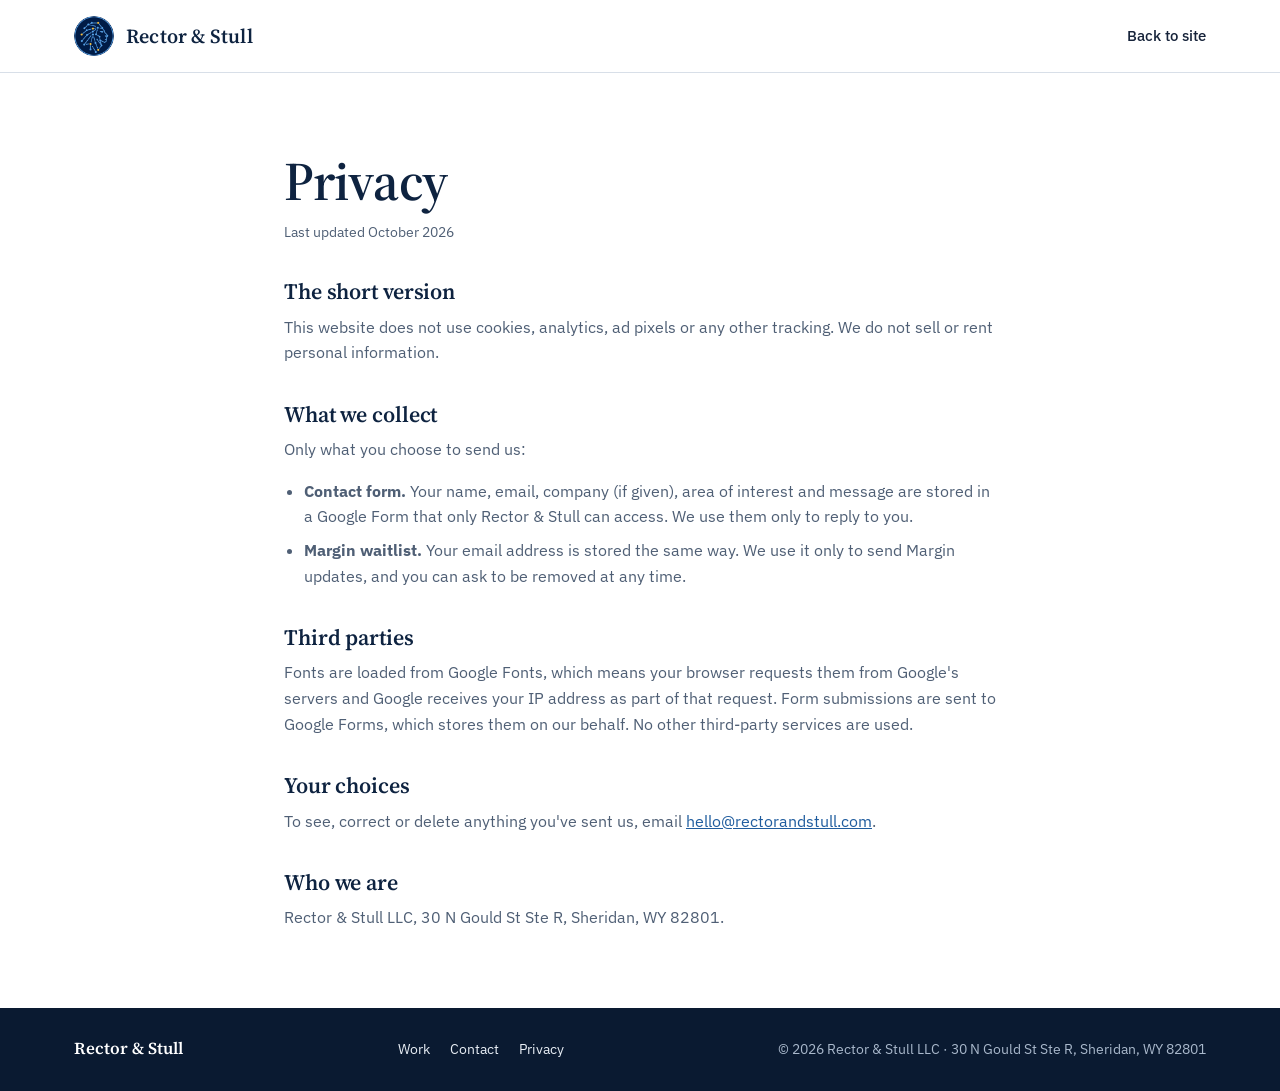
<file: privacy.html>
<!doctype html>
<html lang="en">
<head>
  <meta charset="utf-8">
  <meta name="viewport" content="width=device-width, initial-scale=1">
  <title>Rector &amp; Stull Privacy</title>
  <meta name="description" content="How the Rector & Stull website handles your information.">
  <meta name="theme-color" content="#0E2340">
  <link rel="canonical" href="https://rectorandstull.com/privacy.html">
  <meta property="og:title" content="Rector & Stull">
  <meta property="og:image" content="https://rectorandstull.com/img/og.jpg">
  <link rel="icon" type="image/png" href="img/favicon-64.png">
  <link rel="preconnect" href="https://fonts.googleapis.com">
  <link rel="preconnect" href="https://fonts.gstatic.com" crossorigin>
  <link rel="stylesheet" href="https://fonts.googleapis.com/css2?family=IBM+Plex+Mono:wght@400;500&family=IBM+Plex+Sans:wght@400;500;600&family=Source+Serif+4:opsz,wght@8..60,500;8..60,600&display=swap">
  <link rel="stylesheet" href="assets/site.css">
</head>
<body>
  <a class="skip-link" href="#main">Skip to content</a>

  <header class="site-header">
    <div class="wrap header-inner">
      <a class="wordmark" href="index.html" aria-label="Rector and Stull, home"><img class="mark-img" src="img/lion-badge-128.png" alt="" width="40" height="40"><span class="wordmark-text">Rector <span aria-hidden="true">&amp;</span><span class="sr-only">and</span> Stull</span></a>
      <nav class="primary-nav nav-simple" aria-label="Primary">
        <ul>
          <li><a href="index.html">Back to site</a></li>
        </ul>
      </nav>
    </div>
  </header>

  <main id="main" class="legal" tabindex="-1">
    <div class="wrap">
      <h1>Privacy</h1>
      <p class="updated">Last updated October 2026</p>

      <h2>The short version</h2>
      <p>This website does not use cookies, analytics, ad pixels or any other tracking. We do not sell or rent personal information.</p>

      <h2>What we collect</h2>
      <p>Only what you choose to send us:</p>
      <ul>
        <li><strong>Contact form.</strong> Your name, email, company (if given), area of interest and message are stored in a Google Form that only Rector &amp; Stull can access. We use them only to reply to you.</li>
        <li><strong>Margin waitlist.</strong> Your email address is stored the same way. We use it only to send Margin updates, and you can ask to be removed at any time.</li>
      </ul>

      <h2>Third parties</h2>
      <p>Fonts are loaded from Google Fonts, which means your browser requests them from Google's servers and Google receives your IP address as part of that request. Form submissions are sent to Google Forms, which stores them on our behalf. No other third-party services are used.</p>

      <h2>Your choices</h2>
      <p>To see, correct or delete anything you've sent us, email <a href="mailto:hello@rectorandstull.com">hello@rectorandstull.com</a>.</p>

      <h2>Who we are</h2>
      <p>Rector &amp; Stull LLC, 30 N Gould St Ste R, Sheridan, WY 82801.</p>
    </div>
  </main>

  <footer class="site-footer">
    <div class="wrap footer-inner">
      <p class="footer-mark">Rector &amp; Stull</p>
      <nav aria-label="Footer">
        <ul class="footer-links">
          <li><a href="index.html#work">Work</a></li>
          <li><a href="index.html#contact">Contact</a></li>
          <li><a href="privacy.html" aria-current="page">Privacy</a></li>
        </ul>
      </nav>
      <p class="footer-legal">© 2026 Rector &amp; Stull LLC · 30 N Gould St Ste R, Sheridan, WY 82801</p>
    </div>
  </footer>
</body>
</html>
</file>
<file: assets/site.css>
/* Rector & Stull — corporate site
   Layout: white header and hero with a portfolio panel; alternating white / mist sections;
   portfolio cases as bordered panels with navy media wells; navy contact band and footer. */
:root {
  --navy: #0E2340;        /* primary dark: bands, buttons, headings */
  --navy-2: #16305A;      /* raised surface on navy */
  --ink: #16233A;         /* body text */
  --slate: #4F5F75;       /* secondary text */
  --steel: #1F5C9E;       /* accent: links, focus, live status */
  --mist: #F2F5F8;        /* alternate section ground */
  --line: #D8DFE8;        /* hairlines and borders */
  --white: #FFFFFF;
  --on-navy: #E8EEF5;
  --on-navy-muted: #A9B8CB;

  --display: "Source Serif 4", Georgia, "Times New Roman", serif;
  --body: "IBM Plex Sans", "Helvetica Neue", Arial, sans-serif;
  --mono: "IBM Plex Mono", ui-monospace, Menlo, Consolas, monospace;

  --step--1: 0.875rem;
  --step-0: 1rem;
  --step-1: 1.125rem;
  --step-2: 1.375rem;
  --step-3: clamp(1.6rem, 1.2rem + 1.4vw, 2.25rem);
  --step-4: clamp(2.1rem, 1.4rem + 2.6vw, 3.4rem);

  --radius: 4px;
  --wrap: 1180px;
  color-scheme: light;
}

*, *::before, *::after { box-sizing: border-box; }
html { scroll-behavior: smooth; -webkit-text-size-adjust: 100%; }
@media (prefers-reduced-motion: reduce) { html { scroll-behavior: auto; } * { transition: none !important; } }
body {
  margin: 0;
  background: var(--white);
  color: var(--ink);
  font-family: var(--body);
  font-size: var(--step-0);
  line-height: 1.6;
}
img { max-width: 100%; height: auto; display: block; }
a { color: var(--steel); }
h1, h2, h3 { font-family: var(--display); font-weight: 600; color: var(--navy); line-height: 1.15; margin: 0; text-wrap: balance; letter-spacing: -0.005em; }
h3 { font-size: var(--step-2); }
p { margin: 0; }
:focus-visible { outline: 2px solid var(--steel); outline-offset: 3px; }

.sr-only { position: absolute; width: 1px; height: 1px; padding: 0; margin: -1px; overflow: hidden; clip: rect(0 0 0 0); white-space: nowrap; border: 0; }
.skip-link { position: absolute; left: 16px; top: -60px; background: var(--navy); color: var(--white); padding: 10px 14px; z-index: 100; border-radius: var(--radius); }
.skip-link:focus { top: 12px; }
main:focus { outline: none; }

.wrap {
  max-width: var(--wrap);
  margin: 0 auto;
  padding-left: max(24px, env(safe-area-inset-left, 0px));
  padding-right: max(24px, env(safe-area-inset-right, 0px));
}
@media (max-width: 480px) {
  .wrap { padding-left: max(16px, env(safe-area-inset-left, 0px)); padding-right: max(16px, env(safe-area-inset-right, 0px)); }
}

/* Header */
body::before { content: ""; position: fixed; inset: 0 0 auto; height: env(safe-area-inset-top, 0px); z-index: 60; background: var(--white); }
.site-header { position: sticky; top: env(safe-area-inset-top, 0px); z-index: 50; background: var(--white); border-bottom: 1px solid var(--line); }
.header-inner { display: flex; align-items: center; justify-content: space-between; gap: 24px; min-height: 72px; }
.wordmark { display: inline-flex; align-items: center; gap: 12px; text-decoration: none; color: var(--navy); }
.mark { display: inline-grid; place-items: center; width: 38px; height: 38px; background: var(--navy); color: var(--white); font-family: var(--display); font-weight: 600; font-size: 0.82rem; letter-spacing: 0.02em; border-radius: 2px; }
.wordmark-text { font-family: var(--display); font-weight: 600; font-size: 1.25rem; letter-spacing: 0.01em; }
.primary-nav ul { list-style: none; margin: 0; padding: 0; display: flex; align-items: center; gap: 32px; }
.primary-nav a { color: var(--ink); text-decoration: none; font-size: 0.95rem; font-weight: 500; }
.primary-nav a:hover { color: var(--steel); }
.primary-nav .nav-cta { background: var(--navy); color: var(--white); padding: 10px 18px; border-radius: var(--radius); }
.primary-nav .nav-cta:hover { background: var(--navy-2); color: var(--white); }
.menu-toggle { display: none; font: inherit; font-weight: 500; background: none; border: 1px solid var(--line); color: var(--navy); padding: 8px 14px; border-radius: var(--radius); cursor: pointer; }
@media (max-width: 860px) {
  .js .menu-toggle { display: inline-block; }
  .js .primary-nav { display: none; position: absolute; left: 0; right: 0; top: 100%; background: var(--white); border-bottom: 1px solid var(--line); }
  .js .primary-nav.is-open { display: block; }
  .primary-nav ul { flex-direction: column; align-items: stretch; gap: 0; padding: 8px max(16px, env(safe-area-inset-right, 0px)) 16px max(16px, env(safe-area-inset-left, 0px)); }
  .primary-nav li a { display: block; padding: 12px 0; border-bottom: 1px solid var(--line); }
  .primary-nav li:last-child a { border-bottom: 0; margin-top: 12px; text-align: center; }
  .site-header .header-inner { position: relative; }
  html:not(.js) .primary-nav ul { flex-direction: row; flex-wrap: wrap; gap: 16px; padding: 0 0 12px; }
}

/* Buttons and links */
.btn { display: inline-flex; align-items: center; justify-content: center; gap: 8px; font: inherit; font-weight: 600; font-size: 0.95rem; text-decoration: none; padding: 13px 22px; border-radius: var(--radius); border: 1px solid transparent; cursor: pointer; transition: background-color .15s ease, border-color .15s ease, color .15s ease; }
.btn-primary { background: var(--navy); color: var(--white); }
.btn-primary:hover { background: var(--navy-2); }
.btn-secondary { background: var(--white); color: var(--navy); border-color: var(--navy); }
.btn-secondary:hover { background: var(--mist); }
.btn-light { background: var(--white); color: var(--navy); }
.btn-light:hover { background: var(--on-navy); }
.text-link { font-weight: 600; text-decoration: none; border-bottom: 1px solid currentColor; padding-bottom: 1px; align-self: flex-start; }
.text-link:hover { color: var(--navy); }

/* Labels */
.eyebrow, .kicker, .case-kicker, .panel-title, .step-num, figcaption, .scope-list dt, .contact-meta dt {
  font-family: var(--body); font-size: 0.78rem; font-weight: 600; text-transform: uppercase; letter-spacing: 0.1em; color: var(--steel);
}
.kicker-light { color: var(--on-navy-muted); }

/* Status chips */
.status { display: inline-flex; align-items: center; gap: 7px; font-size: 0.75rem; font-weight: 600; letter-spacing: 0.04em; padding: 4px 10px; border-radius: 999px; border: 1px solid var(--line); color: var(--slate); background: var(--white); white-space: nowrap; }
.status::before { content: ""; width: 7px; height: 7px; border-radius: 50%; background: currentColor; }
.status-live { color: #1D6B45; border-color: #BFDCCB; background: #F1F8F4; }
.status-soon { color: var(--steel); border-color: #C7D8EC; background: #F2F7FC; }
.status-dev { color: var(--slate); }

/* Hero */
.hero { padding-block: clamp(56px, 7vw, 104px) clamp(56px, 7vw, 96px); border-bottom: 1px solid var(--line); }
.hero-grid { display: grid; grid-template-columns: minmax(0, 1.55fr) minmax(0, 1fr); gap: clamp(32px, 5vw, 72px); align-items: end; }
.hero-copy { display: flex; flex-direction: column; gap: 22px; min-width: 0; }
.hero h1 { font-size: var(--step-4); max-width: 21ch; }
.lede { font-size: var(--step-1); color: var(--slate); max-width: 60ch; }
.hero-actions { display: flex; flex-wrap: wrap; gap: 12px; margin-top: 6px; }

.portfolio-panel { border: 1px solid var(--line); border-top: 3px solid var(--navy); background: var(--white); min-width: 0; }
.panel-title { padding: 18px 22px 14px; border-bottom: 1px solid var(--line); color: var(--slate); }
.panel-list { list-style: none; margin: 0; padding: 0; }
.panel-list li + li { border-top: 1px solid var(--line); }
.panel-list a { display: grid; grid-template-columns: minmax(0, 1fr) auto; grid-template-areas: "name status" "desc status"; column-gap: 16px; row-gap: 2px; align-items: center; padding: 18px 22px; text-decoration: none; transition: background-color .15s ease; }
.panel-list a:hover { background: var(--mist); }
.panel-name { grid-area: name; font-family: var(--display); font-weight: 600; font-size: 1.15rem; color: var(--navy); }
.panel-desc { grid-area: desc; font-size: 0.9rem; color: var(--slate); }
.panel-list .status { grid-area: status; }

/* Sections */
.section { padding-block: clamp(64px, 8vw, 112px); }
.section-alt { background: var(--mist); border-block: 1px solid var(--line); }
.section-navy { background: var(--navy); color: var(--on-navy); }
.section-navy h2 { color: var(--white); }
.section-head { display: grid; gap: 14px; max-width: 760px; margin-bottom: clamp(36px, 5vw, 56px); }
.section-head h2 { font-size: var(--step-3); }
.section-intro { color: var(--slate); font-size: var(--step-1); max-width: 62ch; }

/* Capabilities */
.services { list-style: none; margin: 0; padding: 0; display: grid; grid-template-columns: repeat(4, minmax(0, 1fr)); border-top: 2px solid var(--navy); }
.service { display: flex; flex-direction: column; gap: 14px; padding: 28px 28px 32px 0; min-width: 0; }
.service + .service { padding-left: 28px; border-left: 1px solid var(--line); }
.service p { color: var(--slate); }
.scope { list-style: none; margin: auto 0 0; padding: 14px 0 0; display: grid; gap: 6px; border-top: 1px solid var(--line); font-size: 0.9rem; color: var(--ink); }
.scope li::before { content: "—"; color: var(--steel); margin-right: 8px; }
@media (max-width: 1000px) {
  .services { grid-template-columns: repeat(2, minmax(0, 1fr)); }
  .service, .service + .service { padding: 28px 24px 32px 0; border-left: 0; }
  .service:nth-child(even) { padding-left: 24px; border-left: 1px solid var(--line); }
  .service:nth-child(n+3) { border-top: 1px solid var(--line); }
}
@media (max-width: 600px) {
  .services { grid-template-columns: minmax(0, 1fr); }
  .service, .service + .service, .service:nth-child(even) { padding: 24px 0 28px; border-left: 0; }
  .service + .service { border-top: 1px solid var(--line); }
}

/* Portfolio cases */
.case { border: 1px solid var(--line); background: var(--white); }
.case + .case { margin-top: 32px; }
.case-head { display: flex; justify-content: space-between; align-items: flex-start; gap: 16px; padding: 26px clamp(20px, 3vw, 36px); border-bottom: 1px solid var(--line); }
.case-head > div { display: grid; gap: 6px; min-width: 0; }
.case-head h3 { font-size: var(--step-3); }
.working-name { font-family: var(--body); font-size: 0.9rem; font-weight: 400; color: var(--slate); letter-spacing: 0; }
.case-body { display: grid; grid-template-columns: minmax(0, 1fr) minmax(0, 1.15fr); }
.case-copy { display: flex; flex-direction: column; gap: 20px; padding: clamp(24px, 3vw, 36px); min-width: 0; }
.case-copy > p { color: var(--slate); max-width: 62ch; }
.case-tagline { font-family: var(--display); font-size: var(--step-2); color: var(--navy) !important; }
.case-status-note { font-size: 0.92rem; }
.case-visual { background: var(--navy); display: grid; place-items: center; padding: clamp(20px, 3vw, 36px); min-width: 0; }
.illo { width: 100%; height: auto; max-width: 600px; }
.svg-mono { font-family: var(--mono); font-size: 13px; letter-spacing: 0.06em; }
.svg-mono-sm { font-family: var(--mono); font-size: 11px; letter-spacing: 0.08em; }
.svg-hud { font-family: var(--body); font-size: 15px; font-weight: 600; }
.svg-hud-sm { font-family: var(--body); font-size: 12px; }
.svg-quote { font-family: var(--display); font-size: 18px; font-style: italic; }

.scope-list { margin: 0; display: grid; border-top: 1px solid var(--line); }
.scope-list > div { display: grid; grid-template-columns: 110px minmax(0, 1fr); gap: 16px; padding: 11px 0; border-bottom: 1px solid var(--line); }
.scope-list dt { color: var(--slate); padding-top: 2px; }
.scope-list dd { margin: 0; color: var(--ink); }
.case-note { margin: 0; color: var(--slate); font-size: .95em; }

.tmu-media { display: grid; grid-template-columns: minmax(0, 1.4fr) minmax(0, 1fr); grid-template-rows: auto auto; gap: 12px; padding: clamp(20px, 3vw, 36px); background: var(--mist); border-left: 1px solid var(--line); align-content: start; }
.tmu-media figure { margin: 0; display: grid; gap: 8px; min-width: 0; align-content: start; }
.tmu-product { grid-row: span 2; }
.tmu-product img { aspect-ratio: 1 / 1; object-fit: cover; width: 100%; }
.tmu-still img { aspect-ratio: 4 / 5; object-fit: cover; width: 100%; }
figcaption { color: var(--slate); font-size: 0.7rem; }

.pipeline { list-style: none; margin: 0; padding: 0; counter-reset: stage; border-top: 1px solid var(--line); }
.pipeline li { counter-increment: stage; display: grid; grid-template-columns: 36px 110px minmax(0, 1fr); gap: 12px; align-items: baseline; padding: 11px 0; border-bottom: 1px solid var(--line); }
.pipeline li::before { content: counter(stage, decimal-leading-zero); font-family: var(--mono); font-size: 0.8rem; color: var(--steel); }
.pipe-step { font-weight: 600; color: var(--navy); }
.pipe-note { color: var(--slate); font-size: 0.95rem; }

@media (max-width: 900px) {
  .case-body { grid-template-columns: minmax(0, 1fr); }
  .tmu-media { border-left: 0; border-top: 1px solid var(--line); }
}
@media (max-width: 480px) {
  .case-head { flex-direction: column; }
  .pipeline li { grid-template-columns: 30px minmax(0, 1fr); }
  .pipe-note { grid-column: 2; }
  .scope-list > div { grid-template-columns: minmax(0, 1fr); gap: 2px; }
  .tmu-media { grid-template-columns: minmax(0, 1fr) minmax(0, 1fr); }
  .tmu-product { grid-row: auto; grid-column: span 2; }
}

/* Forms */
label { display: block; font-size: 0.85rem; font-weight: 600; margin-bottom: 6px; }
input, select, textarea { width: 100%; font: inherit; font-size: 0.98rem; color: var(--ink); background: var(--white); border: 1px solid #B9C4D2; border-radius: var(--radius); padding: 11px 12px; }
textarea { resize: vertical; }
input:focus, select:focus, textarea:focus { outline: 2px solid var(--steel); outline-offset: 0; border-color: var(--steel); }
[aria-invalid="true"] { border-color: #B3261E; }
.form-hint { font-size: 0.85rem; color: var(--slate); margin-top: 8px; }
.form-status { font-size: 0.9rem; min-height: 1em; }
.optional { font-weight: 400; color: var(--slate); }
.waitlist { padding-top: 6px; }
.waitlist-row { display: flex; gap: 10px; flex-wrap: wrap; }
.waitlist-row input { flex: 1 1 220px; min-width: 0; }

/* Approach */
.steps { list-style: none; margin: 0; padding: 0; display: grid; grid-template-columns: repeat(4, minmax(0, 1fr)); gap: 0; }
.step { display: grid; gap: 12px; align-content: start; padding: 24px 24px 0 0; border-top: 2px solid var(--line); position: relative; min-width: 0; }
.step::before { content: ""; position: absolute; top: -2px; left: 0; width: 48px; height: 2px; background: var(--navy); }
.step p { color: var(--slate); }
@media (max-width: 900px) { .steps { grid-template-columns: repeat(2, minmax(0, 1fr)); row-gap: 36px; } }
@media (max-width: 560px) { .steps { grid-template-columns: minmax(0, 1fr); row-gap: 28px; } .step { padding-right: 0; } }

/* Contact */
.contact-grid { display: grid; grid-template-columns: minmax(0, 0.9fr) minmax(0, 1.1fr); gap: clamp(32px, 6vw, 88px); align-items: start; }
.contact-copy { display: grid; gap: 18px; min-width: 0; }
.contact-copy h2 { font-size: var(--step-3); }
.contact-copy > p { color: var(--on-navy-muted); max-width: 46ch; }
.contact-meta { margin: 10px 0 0; display: grid; border-top: 1px solid rgba(232,238,245,0.18); }
.contact-meta > div { display: grid; grid-template-columns: 100px minmax(0, 1fr); gap: 16px; padding: 12px 0; border-bottom: 1px solid rgba(232,238,245,0.18); }
.contact-meta dt { color: var(--on-navy-muted); padding-top: 2px; }
.contact-meta dd { margin: 0; color: var(--white); overflow-wrap: anywhere; }
.contact-meta a { color: var(--white); }
.contact-form { display: grid; grid-template-columns: repeat(2, minmax(0, 1fr)); gap: 18px; background: var(--navy-2); padding: clamp(20px, 3vw, 32px); border-radius: var(--radius); min-width: 0; }
.contact-form label { color: var(--on-navy); }
.contact-form .optional, .contact-form .form-hint { color: var(--on-navy-muted); }
.contact-form .form-hint a, .contact-form .form-status a { color: var(--white); }
.contact-form .form-status { color: var(--on-navy); }
.contact-form input, .contact-form select, .contact-form textarea { border-color: transparent; }
.contact-form input:focus, .contact-form select:focus, .contact-form textarea:focus { outline-color: #7FB0E0; }
.field { min-width: 0; }
.field-full { grid-column: 1 / -1; }
.form-actions { display: flex; flex-wrap: wrap; align-items: center; gap: 16px; }
.form-actions .form-hint { margin: 0; flex: 1 1 240px; }
.section-navy :focus-visible { outline-color: #7FB0E0; }
@media (max-width: 860px) { .contact-grid { grid-template-columns: minmax(0, 1fr); } }
@media (max-width: 520px) { .contact-form { grid-template-columns: minmax(0, 1fr); } }

/* Footer */
.site-footer { background: #0A1A31; color: var(--on-navy-muted); padding-block: 28px; font-size: 0.88rem; }
.footer-inner { display: flex; flex-wrap: wrap; align-items: center; justify-content: space-between; gap: 12px 32px; }
.footer-mark { font-family: var(--display); font-weight: 600; color: var(--white); font-size: 1.05rem; }
.footer-links { list-style: none; margin: 0; padding: 0; display: flex; flex-wrap: wrap; gap: 20px; }
.footer-links a { color: var(--on-navy); text-decoration: none; }
.footer-links a:hover { text-decoration: underline; }
.site-footer :focus-visible { outline-color: #7FB0E0; }

/* Hero layout at smaller widths */
@media (max-width: 960px) {
  .hero-grid { grid-template-columns: minmax(0, 1fr); align-items: start; }
  .portfolio-panel { max-width: 560px; }
}

/* Legal page */
.legal { padding-block: clamp(48px, 6vw, 88px); }
.legal .wrap { max-width: 760px; }
.legal h1 { font-size: var(--step-4); margin-bottom: 8px; }
.legal h2 { font-size: var(--step-2); margin: 36px 0 10px; }
.legal p, .legal li { color: var(--slate); }
.legal ul { padding-left: 20px; display: grid; gap: 8px; }
.legal .updated { font-size: 0.9rem; }
.nav-simple ul { display: flex; }
@media (max-width: 860px) { .js .nav-simple { display: block; position: static; border: 0; } .nav-simple ul { padding: 0; } .nav-simple li a { border: 0; padding: 0; } }

/* Brand mark */
.mark-img { width: 40px; height: 40px; border-radius: 50%; display: block; }
.footer-tag { display: block; font-family: var(--body); font-weight: 500; font-size: 0.72rem; letter-spacing: 0.14em; text-transform: uppercase; color: var(--on-navy-muted); margin-top: 4px; }

/* Intro: network dots gather into the lion, lines connect, colour fills in. Once per session. */
.intro { display: none; }
html.intro-on body { overflow: hidden; }
html.intro-on .intro { display: grid; position: fixed; inset: 0; z-index: 200; background: radial-gradient(ellipse at 50% 42%, #01132F 0%, #01112B 38%, #000818 100%); place-items: center; align-content: center; gap: 26px; padding: 24px; cursor: pointer; transition: opacity .7s ease, visibility .7s ease; }
html.intro-done .intro { opacity: 0; visibility: hidden; }
.intro-lion { width: min(62vmin, 400px); height: auto; overflow: visible; }
.intro-net { filter: drop-shadow(0 0 3px rgba(248, 193, 62, .85)); animation: rs-out .8s ease forwards 4.2s; }
.intro-net .node { fill: #FFE6A3; transform-box: fill-box; transform-origin: center; transform: scale(0); opacity: 0;
  animation: rs-pop .5s cubic-bezier(.2, 1.2, .4, 1) forwards var(--t); }
.intro-net .node.seed { animation: rs-seed .9s cubic-bezier(.2, 1.3, .4, 1) forwards var(--t); }
.intro-net .edge { fill: none; stroke: #F8C13E; stroke-width: 2.4; stroke-linecap: round; stroke-dasharray: var(--len); stroke-dashoffset: var(--len); opacity: 0;
  animation: rs-extend var(--dur, 300ms) cubic-bezier(.3, 0, .7, 1) forwards var(--t); }
@keyframes rs-extend { from { opacity: 1; } to { opacity: 1; stroke-dashoffset: 0; } }
.intro-facets polygon { fill: url(#rs-lion-tex); stroke: url(#rs-lion-tex); stroke-width: 1.2; stroke-linejoin: round; opacity: 0;
  transform-box: fill-box; transform-origin: center; transform: scale(.8);
  animation: rs-facet-in .6s cubic-bezier(.2, .8, .3, 1) forwards var(--t); }
@keyframes rs-facet-in { to { opacity: 1; transform: none; } }
.intro-facets { animation: rs-out .4s ease forwards 4.55s; }
.intro-color { opacity: 0; animation: rs-fade .45s ease forwards 4.1s; }
@keyframes rs-seed { 0% { transform: scale(0); opacity: 0; } 45% { transform: scale(1.9); opacity: 1; } 100% { transform: scale(1); opacity: 1; } }
@keyframes rs-pop { 0% { transform: scale(0); opacity: 0; fill: #FFFFFF; } 45% { transform: scale(1.75); opacity: 1; fill: #FFFFFF; } 100% { transform: scale(1); opacity: 1; fill: #FFE6A3; } }
@keyframes rs-fly { 0% { opacity: 0; } 35% { opacity: 1; } 100% { opacity: 1; transform: none; } }
.intro-word { display: grid; gap: 8px; text-align: center; opacity: 0; transform: translateY(8px); animation: rs-rise .7s ease forwards 4.4s; }
.intro-name { font-family: var(--display); font-weight: 600; font-size: clamp(1.7rem, 4vw, 2.5rem); color: #F2C14E; letter-spacing: .01em; }
.intro-tag { font-family: var(--body); font-weight: 500; font-size: .75rem; letter-spacing: .22em; text-transform: uppercase; color: #E6D9B8; }
@keyframes rs-node-in { to { transform: scale(1); opacity: 1; } }
@keyframes rs-draw { to { stroke-dashoffset: 0; } }
@keyframes rs-fade { to { opacity: 1; } }
@keyframes rs-out { to { opacity: 0; } }
@keyframes rs-rise { to { opacity: 1; transform: none; } }
@media (prefers-reduced-motion: reduce) { html.intro-on .intro { display: none; } html.intro-on body { overflow: auto; } }
</file>
